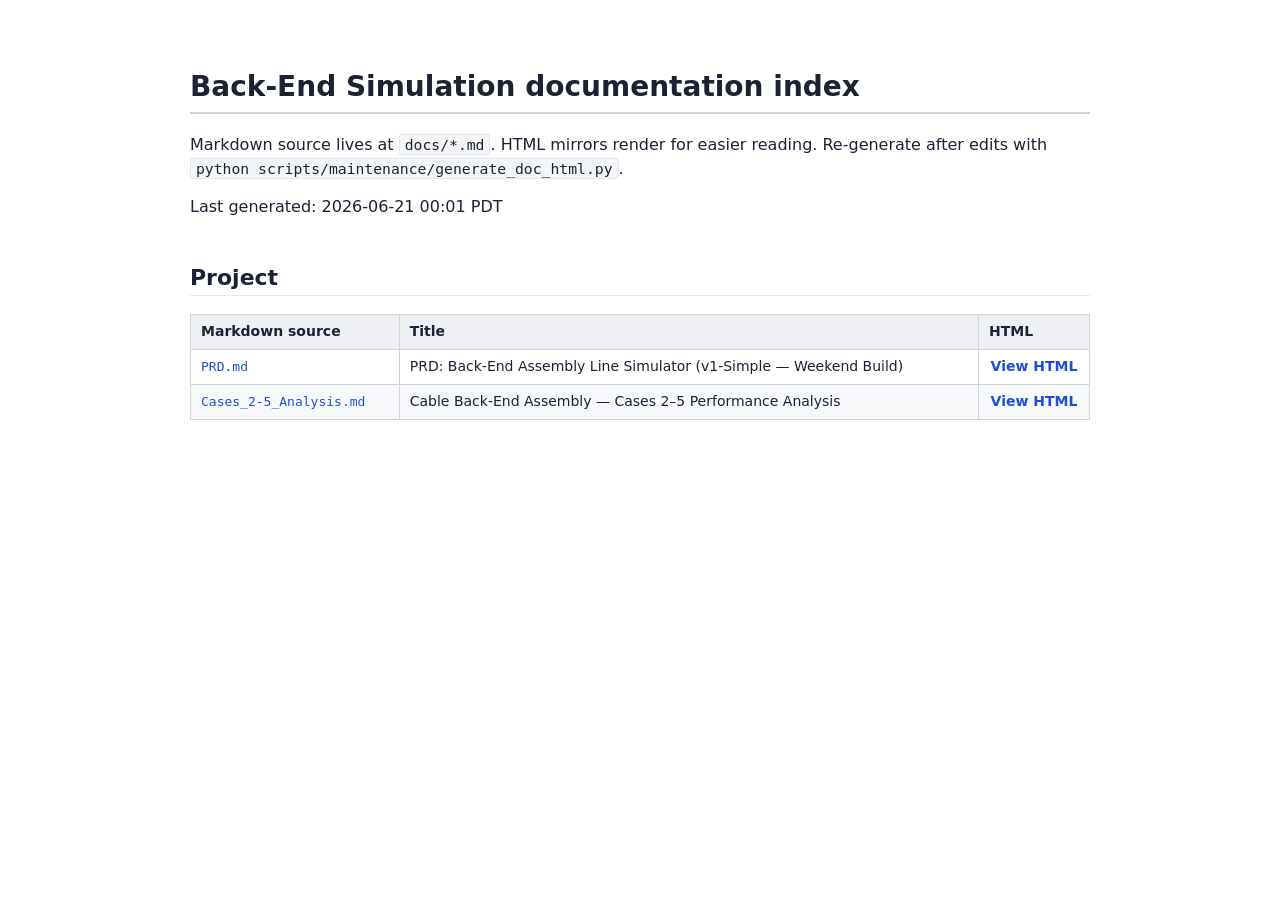
<file: docs/html/index.html>
<!doctype html>
<html lang="en"><head>
<meta charset="utf-8">
<meta name="viewport" content="width=device-width, initial-scale=1">
<title>Back-End Simulation docs index</title>
<style>
body {
  max-width: 900px;
  margin: 0 auto;
  padding: 24px 28px 80px;
  font-family: -apple-system, BlinkMacSystemFont, "Segoe UI", system-ui, sans-serif;
  line-height: 1.55;
  color: #1c2233;
  background: #ffffff;
}
h1, h2, h3, h4 { line-height: 1.25; margin-top: 1.6em; color: #1c2233; }
h1 { font-size: 28px; border-bottom: 2px solid #d0d4dc; padding-bottom: 8px; }
h2 { font-size: 22px; border-bottom: 1px solid #e4e7ec; padding-bottom: 4px; margin-top: 2em; }
h3 { font-size: 18px; }
h4 { font-size: 15px; color: #4a5568; }
p { margin: 0.8em 0; }
a { color: #1d4ed8; text-decoration: none; }
a:hover { text-decoration: underline; }
code {
  font-family: ui-monospace, SFMono-Regular, Menlo, monospace;
  background: #f4f5f7; padding: 1px 5px; border-radius: 3px; font-size: 0.92em;
  color: #1c2233; border: 1px solid #e4e7ec;
}
pre {
  background: #f7f8fa; color: #1c2233; padding: 12px 16px; border-radius: 6px;
  overflow-x: auto; font-size: 13px; line-height: 1.5;
  border: 1px solid #d0d4dc;
}
pre code { background: transparent; padding: 0; color: inherit; border: none; }
.copy-wrap { position: relative; margin: 1em 0; }
.copy-btn {
  position: absolute; top: 6px; right: 8px;
  background: #ffffff; color: #1c2233;
  border: 1px solid #374151; border-radius: 4px;
  font-family: inherit; font-size: 12px; font-weight: 600;
  padding: 4px 10px; cursor: pointer; opacity: 0.85;
  transition: opacity 0.15s, background 0.15s, color 0.15s;
}
.copy-btn:hover { opacity: 1; background: #f0f4ff; }
.copy-btn.copied { background: #1d4ed8; color: #ffffff; border-color: #1d4ed8; }
.copy-btn.failed { background: #fee2e2; color: #7f1d1d; border-color: #7f1d1d; }
.copy-wrap pre { margin: 0; padding-right: 84px; }
@media print {
  .copy-btn { display: none; }
  .copy-wrap pre { padding-right: 16px; }
}
blockquote {
  margin: 1em 0; padding: 8px 16px; background: #eff6ff;
  border-left: 4px solid #1d4ed8; color: #1e3a5f;
}
table { border-collapse: collapse; margin: 1em 0; width: 100%; }
th, td { border: 1px solid #d0d4dc; padding: 6px 10px; text-align: left; }
th { background: #eef0f4; font-weight: 700; color: #1c2233; }
tr:nth-child(even) td { background: #f7f8fa; }
ul, ol { padding-left: 1.6em; margin: 0.6em 0; }
li { margin: 0.2em 0; }
hr { border: none; border-top: 1px solid #d0d4dc; margin: 2em 0; }
.doc-header {
  display: flex; justify-content: space-between; align-items: baseline;
  font-size: 12px; color: #6b7280; padding-bottom: 12px;
  border-bottom: 1px solid #e4e7ec; margin-bottom: 12px;
}
.doc-header a { color: #6b7280; }
.doc-header a:hover { color: #1d4ed8; }
@media print {
  body { padding: 12px 12px 60px; }
  .doc-header { display: none; }
  pre, code { background: #ffffff !important; border-color: #6b7280 !important; }
  th { background: #ffffff !important; border-color: #1c2233 !important; }
  tr:nth-child(even) td { background: #ffffff !important; }
  a { color: #1c2233; text-decoration: underline; }
}

.index-table { font-size: 14px; }
.index-table td.path { font-family: ui-monospace, monospace; font-size: 13px; }
.index-table td.html-col a { font-weight: 700; }
.index-table td.html-col { width: 90px; text-align: center; }
.missing { color: #9ca3af; font-style: italic; }
</style>
</head>
<body>
<h1>Back-End Simulation documentation index</h1>
<p>Markdown source lives at <code>docs/*.md</code>. HTML mirrors render for easier reading.
Re-generate after edits with <code>python scripts/maintenance/generate_doc_html.py</code>.</p>
<p>Last generated: 2026-06-21 00:01 PDT</p>
<h2>Project</h2><table class="index-table"><thead><tr><th>Markdown source</th><th>Title</th><th>HTML</th></tr></thead><tbody><tr><td class='path'><a href="../PRD.md">PRD.md</a></td><td>PRD: Back-End Assembly Line Simulator (v1-Simple — Weekend Build)</td><td class='html-col'><a href="PRD.html">View HTML</a></td></tr><tr><td class='path'><a href="../Cases_2-5_Analysis.md">Cases_2-5_Analysis.md</a></td><td>Cable Back-End Assembly — Cases 2–5 Performance Analysis</td><td class='html-col'><a href="Cases_2-5_Analysis.html">View HTML</a></td></tr></tbody></table>
</body></html>
</file>
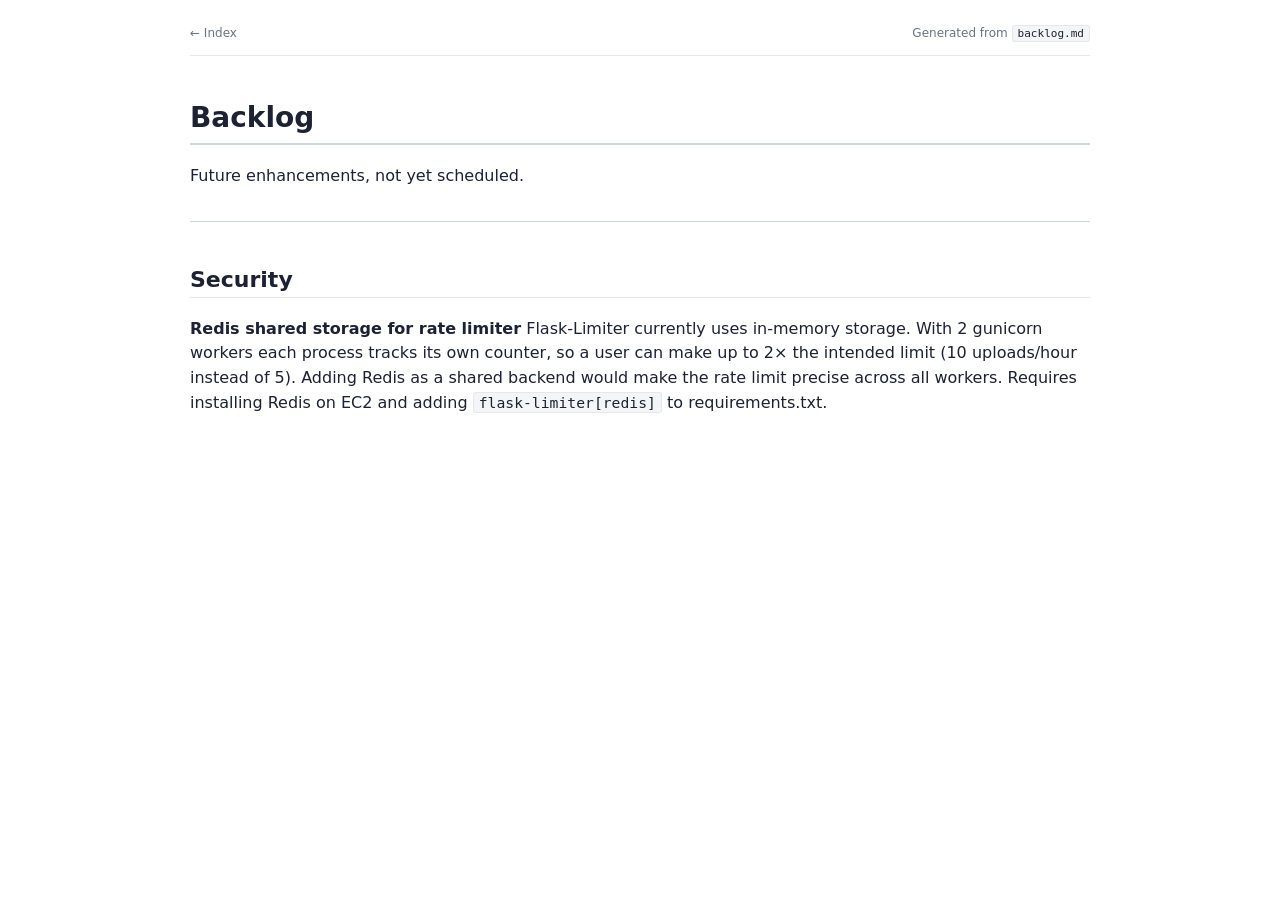
<file: docs/html/backlog.html>
<!doctype html>
<html lang="en"><head>
<meta charset="utf-8">
<meta name="viewport" content="width=device-width, initial-scale=1">
<title>Backlog — Back-End Simulation docs</title>
<style>
body {
  max-width: 900px;
  margin: 0 auto;
  padding: 24px 28px 80px;
  font-family: -apple-system, BlinkMacSystemFont, "Segoe UI", system-ui, sans-serif;
  line-height: 1.55;
  color: #1c2233;
  background: #ffffff;
}
h1, h2, h3, h4 { line-height: 1.25; margin-top: 1.6em; color: #1c2233; }
h1 { font-size: 28px; border-bottom: 2px solid #d0d4dc; padding-bottom: 8px; }
h2 { font-size: 22px; border-bottom: 1px solid #e4e7ec; padding-bottom: 4px; margin-top: 2em; }
h3 { font-size: 18px; }
h4 { font-size: 15px; color: #4a5568; }
p { margin: 0.8em 0; }
a { color: #1d4ed8; text-decoration: none; }
a:hover { text-decoration: underline; }
code {
  font-family: ui-monospace, SFMono-Regular, Menlo, monospace;
  background: #f4f5f7; padding: 1px 5px; border-radius: 3px; font-size: 0.92em;
  color: #1c2233; border: 1px solid #e4e7ec;
}
pre {
  background: #f7f8fa; color: #1c2233; padding: 12px 16px; border-radius: 6px;
  overflow-x: auto; font-size: 13px; line-height: 1.5;
  border: 1px solid #d0d4dc;
}
pre code { background: transparent; padding: 0; color: inherit; border: none; }
.copy-wrap { position: relative; margin: 1em 0; }
.copy-btn {
  position: absolute; top: 6px; right: 8px;
  background: #ffffff; color: #1c2233;
  border: 1px solid #374151; border-radius: 4px;
  font-family: inherit; font-size: 12px; font-weight: 600;
  padding: 4px 10px; cursor: pointer; opacity: 0.85;
  transition: opacity 0.15s, background 0.15s, color 0.15s;
}
.copy-btn:hover { opacity: 1; background: #f0f4ff; }
.copy-btn.copied { background: #1d4ed8; color: #ffffff; border-color: #1d4ed8; }
.copy-btn.failed { background: #fee2e2; color: #7f1d1d; border-color: #7f1d1d; }
.copy-wrap pre { margin: 0; padding-right: 84px; }
@media print {
  .copy-btn { display: none; }
  .copy-wrap pre { padding-right: 16px; }
}
blockquote {
  margin: 1em 0; padding: 8px 16px; background: #eff6ff;
  border-left: 4px solid #1d4ed8; color: #1e3a5f;
}
table { border-collapse: collapse; margin: 1em 0; width: 100%; }
th, td { border: 1px solid #d0d4dc; padding: 6px 10px; text-align: left; }
th { background: #eef0f4; font-weight: 700; color: #1c2233; }
tr:nth-child(even) td { background: #f7f8fa; }
ul, ol { padding-left: 1.6em; margin: 0.6em 0; }
li { margin: 0.2em 0; }
hr { border: none; border-top: 1px solid #d0d4dc; margin: 2em 0; }
.doc-header {
  display: flex; justify-content: space-between; align-items: baseline;
  font-size: 12px; color: #6b7280; padding-bottom: 12px;
  border-bottom: 1px solid #e4e7ec; margin-bottom: 12px;
}
.doc-header a { color: #6b7280; }
.doc-header a:hover { color: #1d4ed8; }
@media print {
  body { padding: 12px 12px 60px; }
  .doc-header { display: none; }
  pre, code { background: #ffffff !important; border-color: #6b7280 !important; }
  th { background: #ffffff !important; border-color: #1c2233 !important; }
  tr:nth-child(even) td { background: #ffffff !important; }
  a { color: #1c2233; text-decoration: underline; }
}
</style>
</head>
<body>
<div class="doc-header">
  <span><a href="index.html">← Index</a></span>
  <span>Generated from <code>backlog.md</code></span>
</div>
<h1>Backlog</h1>
<p>Future enhancements, not yet scheduled.</p>
<hr>
<h2>Security</h2>
<p><strong>Redis shared storage for rate limiter</strong> Flask-Limiter currently uses in-memory storage. With 2 gunicorn workers each process tracks its own counter, so a user can make up to 2× the intended limit (10 uploads/hour instead of 5). Adding Redis as a shared backend would make the rate limit precise across all workers. Requires installing Redis on EC2 and adding <code>flask-limiter[redis]</code> to requirements.txt.</p>
<script>
(function () {
  document.querySelectorAll('pre').forEach(function (pre) {
    if (pre.parentElement && pre.parentElement.classList.contains('copy-wrap')) return;
    var wrap = document.createElement('div');
    wrap.className = 'copy-wrap';
    pre.parentNode.insertBefore(wrap, pre);
    wrap.appendChild(pre);
    var btn = document.createElement('button');
    btn.type = 'button';
    btn.className = 'copy-btn';
    btn.textContent = 'Copy';
    btn.setAttribute('aria-label', 'Copy code to clipboard');
    btn.addEventListener('click', function () {
      var text = pre.innerText.replace(/^\s+|\s+$/g, '');
      var done = function () {
        btn.textContent = 'Copied';
        btn.classList.add('copied');
        setTimeout(function () {
          btn.textContent = 'Copy';
          btn.classList.remove('copied');
        }, 1500);
      };
      var fail = function () {
        btn.textContent = 'Select manually';
        btn.classList.add('failed');
        setTimeout(function () {
          btn.textContent = 'Copy';
          btn.classList.remove('failed');
        }, 2500);
      };
      if (navigator.clipboard && navigator.clipboard.writeText) {
        navigator.clipboard.writeText(text).then(done, fail);
      } else {
        try {
          var ta = document.createElement('textarea');
          ta.value = text;
          ta.setAttribute('readonly', '');
          ta.style.position = 'absolute';
          ta.style.left = '-9999px';
          document.body.appendChild(ta);
          ta.select();
          var ok = document.execCommand('copy');
          document.body.removeChild(ta);
          ok ? done() : fail();
        } catch (e) { fail(); }
      }
    });
    wrap.appendChild(btn);
  });
})();
</script>
</body></html>
</file>
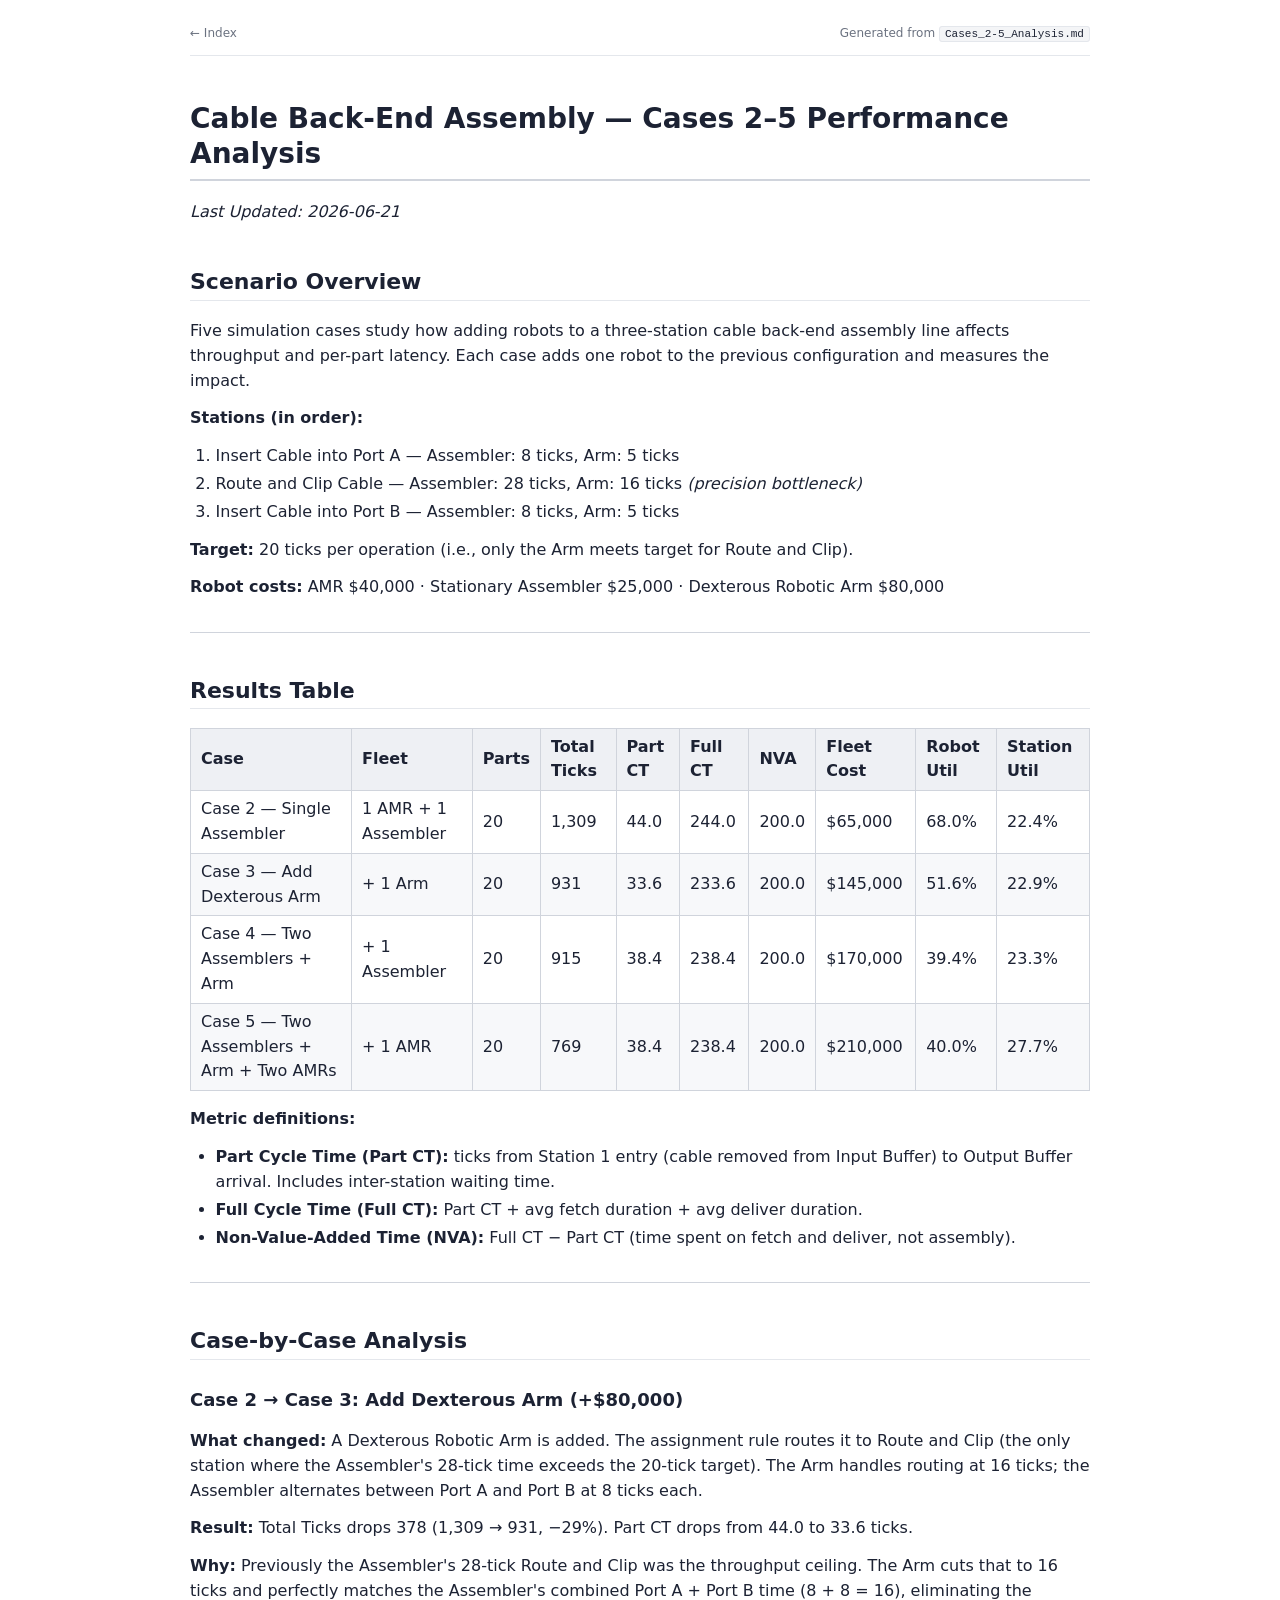
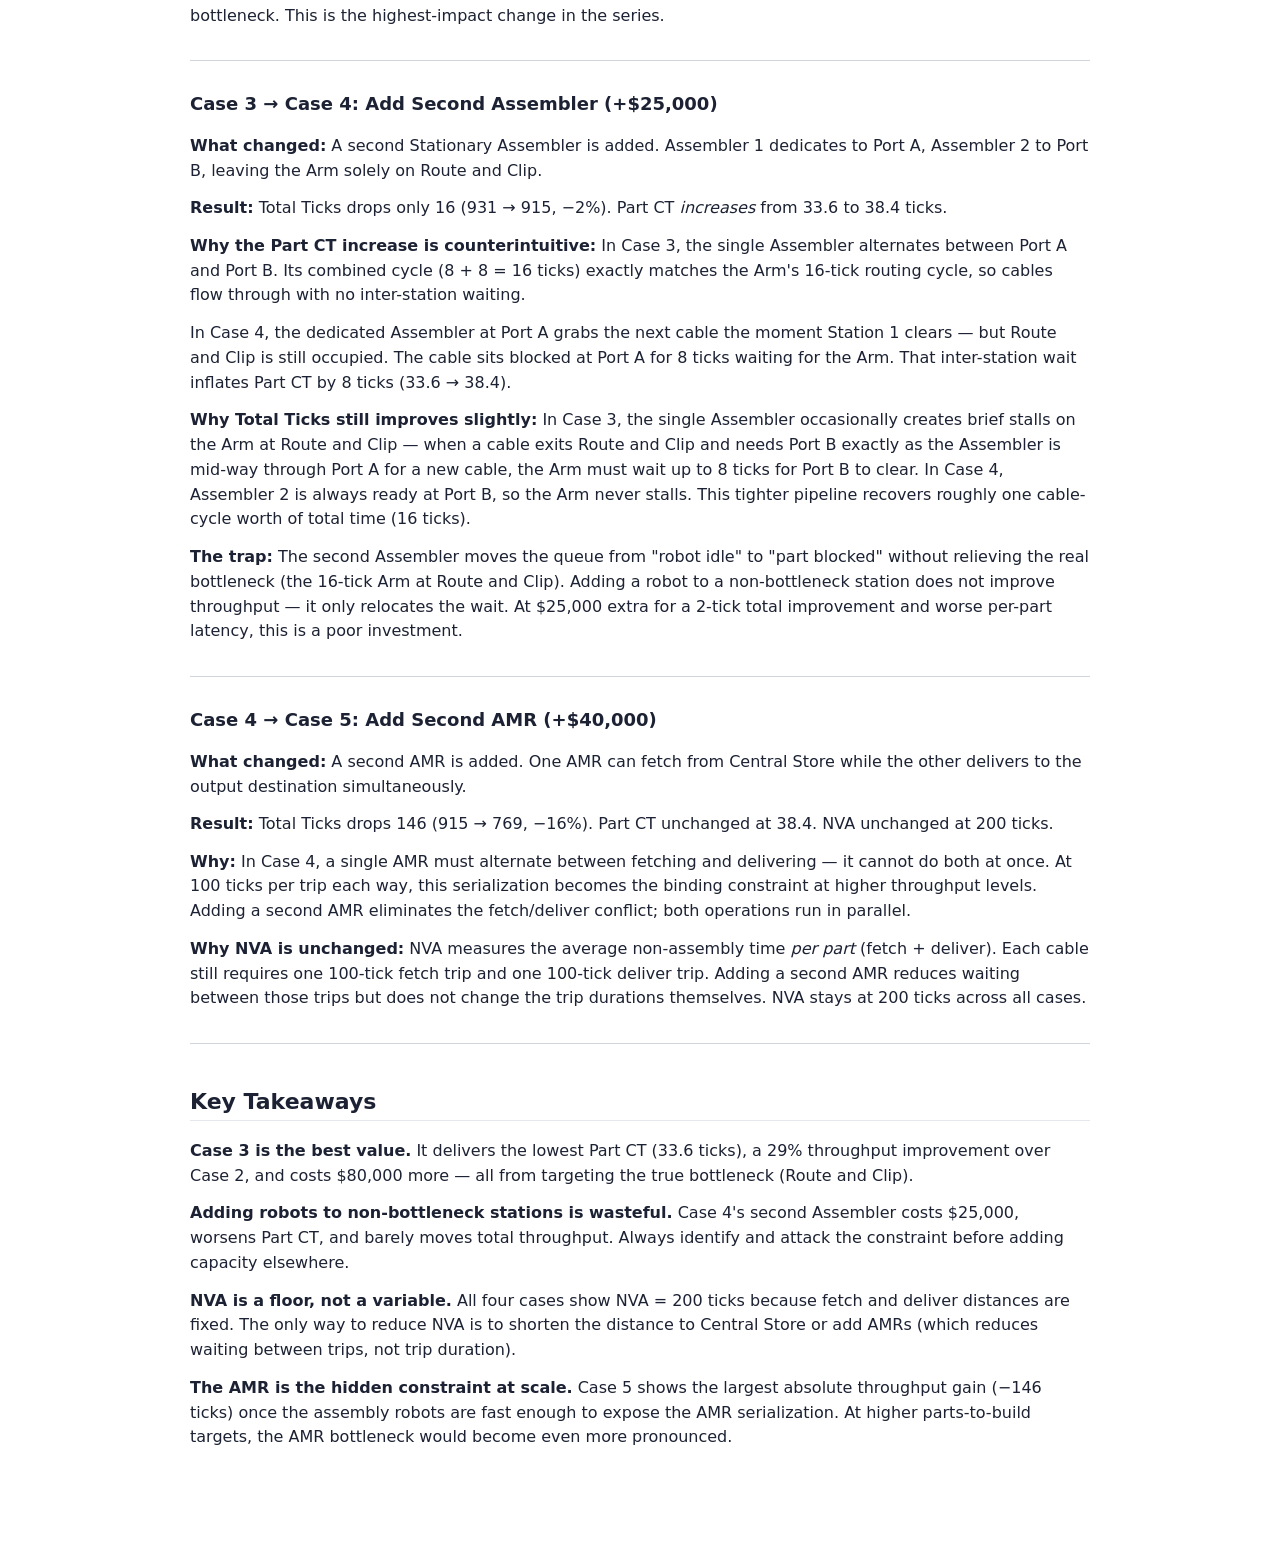
<file: docs/html/Cases_2-5_Analysis.html>
<!doctype html>
<html lang="en"><head>
<meta charset="utf-8">
<meta name="viewport" content="width=device-width, initial-scale=1">
<title>Cable Back-End Assembly — Cases 2–5 Performance Analysis — Back-End Simulation docs</title>
<style>
body {
  max-width: 900px;
  margin: 0 auto;
  padding: 24px 28px 80px;
  font-family: -apple-system, BlinkMacSystemFont, "Segoe UI", system-ui, sans-serif;
  line-height: 1.55;
  color: #1c2233;
  background: #ffffff;
}
h1, h2, h3, h4 { line-height: 1.25; margin-top: 1.6em; color: #1c2233; }
h1 { font-size: 28px; border-bottom: 2px solid #d0d4dc; padding-bottom: 8px; }
h2 { font-size: 22px; border-bottom: 1px solid #e4e7ec; padding-bottom: 4px; margin-top: 2em; }
h3 { font-size: 18px; }
h4 { font-size: 15px; color: #4a5568; }
p { margin: 0.8em 0; }
a { color: #1d4ed8; text-decoration: none; }
a:hover { text-decoration: underline; }
code {
  font-family: ui-monospace, SFMono-Regular, Menlo, monospace;
  background: #f4f5f7; padding: 1px 5px; border-radius: 3px; font-size: 0.92em;
  color: #1c2233; border: 1px solid #e4e7ec;
}
pre {
  background: #f7f8fa; color: #1c2233; padding: 12px 16px; border-radius: 6px;
  overflow-x: auto; font-size: 13px; line-height: 1.5;
  border: 1px solid #d0d4dc;
}
pre code { background: transparent; padding: 0; color: inherit; border: none; }
.copy-wrap { position: relative; margin: 1em 0; }
.copy-btn {
  position: absolute; top: 6px; right: 8px;
  background: #ffffff; color: #1c2233;
  border: 1px solid #374151; border-radius: 4px;
  font-family: inherit; font-size: 12px; font-weight: 600;
  padding: 4px 10px; cursor: pointer; opacity: 0.85;
  transition: opacity 0.15s, background 0.15s, color 0.15s;
}
.copy-btn:hover { opacity: 1; background: #f0f4ff; }
.copy-btn.copied { background: #1d4ed8; color: #ffffff; border-color: #1d4ed8; }
.copy-btn.failed { background: #fee2e2; color: #7f1d1d; border-color: #7f1d1d; }
.copy-wrap pre { margin: 0; padding-right: 84px; }
@media print {
  .copy-btn { display: none; }
  .copy-wrap pre { padding-right: 16px; }
}
blockquote {
  margin: 1em 0; padding: 8px 16px; background: #eff6ff;
  border-left: 4px solid #1d4ed8; color: #1e3a5f;
}
table { border-collapse: collapse; margin: 1em 0; width: 100%; }
th, td { border: 1px solid #d0d4dc; padding: 6px 10px; text-align: left; }
th { background: #eef0f4; font-weight: 700; color: #1c2233; }
tr:nth-child(even) td { background: #f7f8fa; }
ul, ol { padding-left: 1.6em; margin: 0.6em 0; }
li { margin: 0.2em 0; }
hr { border: none; border-top: 1px solid #d0d4dc; margin: 2em 0; }
.doc-header {
  display: flex; justify-content: space-between; align-items: baseline;
  font-size: 12px; color: #6b7280; padding-bottom: 12px;
  border-bottom: 1px solid #e4e7ec; margin-bottom: 12px;
}
.doc-header a { color: #6b7280; }
.doc-header a:hover { color: #1d4ed8; }
@media print {
  body { padding: 12px 12px 60px; }
  .doc-header { display: none; }
  pre, code { background: #ffffff !important; border-color: #6b7280 !important; }
  th { background: #ffffff !important; border-color: #1c2233 !important; }
  tr:nth-child(even) td { background: #ffffff !important; }
  a { color: #1c2233; text-decoration: underline; }
}
</style>
</head>
<body>
<div class="doc-header">
  <span><a href="index.html">← Index</a></span>
  <span>Generated from <code>Cases_2-5_Analysis.md</code></span>
</div>
<h1>Cable Back-End Assembly — Cases 2–5 Performance Analysis</h1>
<p><em>Last Updated: 2026-06-21</em></p>
<h2>Scenario Overview</h2>
<p>Five simulation cases study how adding robots to a three-station cable back-end assembly line affects throughput and per-part latency. Each case adds one robot to the previous configuration and measures the impact.</p>
<p><strong>Stations (in order):</strong></p>
<ol>
<li>Insert Cable into Port A — Assembler: 8 ticks, Arm: 5 ticks</li>
<li>Route and Clip Cable — Assembler: 28 ticks, Arm: 16 ticks <em>(precision bottleneck)</em></li>
<li>Insert Cable into Port B — Assembler: 8 ticks, Arm: 5 ticks</li>
</ol>
<p><strong>Target:</strong> 20 ticks per operation (i.e., only the Arm meets target for Route and Clip).</p>
<p><strong>Robot costs:</strong> AMR $40,000 · Stationary Assembler $25,000 · Dexterous Robotic Arm $80,000</p>
<hr>
<h2>Results Table</h2>
<table><thead><tr><th>Case</th><th>Fleet</th><th>Parts</th><th>Total Ticks</th><th>Part CT</th><th>Full CT</th><th>NVA</th><th>Fleet Cost</th><th>Robot Util</th><th>Station Util</th></tr></thead><tbody><tr><td>Case 2 — Single Assembler</td><td>1 AMR + 1 Assembler</td><td>20</td><td>1,309</td><td>44.0</td><td>244.0</td><td>200.0</td><td>$65,000</td><td>68.0%</td><td>22.4%</td></tr><tr><td>Case 3 — Add Dexterous Arm</td><td>+ 1 Arm</td><td>20</td><td>931</td><td>33.6</td><td>233.6</td><td>200.0</td><td>$145,000</td><td>51.6%</td><td>22.9%</td></tr><tr><td>Case 4 — Two Assemblers + Arm</td><td>+ 1 Assembler</td><td>20</td><td>915</td><td>38.4</td><td>238.4</td><td>200.0</td><td>$170,000</td><td>39.4%</td><td>23.3%</td></tr><tr><td>Case 5 — Two Assemblers + Arm + Two AMRs</td><td>+ 1 AMR</td><td>20</td><td>769</td><td>38.4</td><td>238.4</td><td>200.0</td><td>$210,000</td><td>40.0%</td><td>27.7%</td></tr></tbody></table>
<p><strong>Metric definitions:</strong></p>
<ul>
<li><strong>Part Cycle Time (Part CT):</strong> ticks from Station 1 entry (cable removed from Input Buffer) to Output Buffer arrival. Includes inter-station waiting time.</li>
<li><strong>Full Cycle Time (Full CT):</strong> Part CT + avg fetch duration + avg deliver duration.</li>
<li><strong>Non-Value-Added Time (NVA):</strong> Full CT − Part CT (time spent on fetch and deliver, not assembly).</li>
</ul>
<hr>
<h2>Case-by-Case Analysis</h2>
<h3>Case 2 → Case 3: Add Dexterous Arm (+$80,000)</h3>
<p><strong>What changed:</strong> A Dexterous Robotic Arm is added. The assignment rule routes it to Route and Clip (the only station where the Assembler's 28-tick time exceeds the 20-tick target). The Arm handles routing at 16 ticks; the Assembler alternates between Port A and Port B at 8 ticks each.</p>
<p><strong>Result:</strong> Total Ticks drops 378 (1,309 → 931, −29%). Part CT drops from 44.0 to 33.6 ticks.</p>
<p><strong>Why:</strong> Previously the Assembler's 28-tick Route and Clip was the throughput ceiling. The Arm cuts that to 16 ticks and perfectly matches the Assembler's combined Port A + Port B time (8 + 8 = 16), eliminating the bottleneck. This is the highest-impact change in the series.</p>
<hr>
<h3>Case 3 → Case 4: Add Second Assembler (+$25,000)</h3>
<p><strong>What changed:</strong> A second Stationary Assembler is added. Assembler 1 dedicates to Port A, Assembler 2 to Port B, leaving the Arm solely on Route and Clip.</p>
<p><strong>Result:</strong> Total Ticks drops only 16 (931 → 915, −2%). Part CT <em>increases</em> from 33.6 to 38.4 ticks.</p>
<p><strong>Why the Part CT increase is counterintuitive:</strong> In Case 3, the single Assembler alternates between Port A and Port B. Its combined cycle (8 + 8 = 16 ticks) exactly matches the Arm's 16-tick routing cycle, so cables flow through with no inter-station waiting.</p>
<p>In Case 4, the dedicated Assembler at Port A grabs the next cable the moment Station 1 clears — but Route and Clip is still occupied. The cable sits blocked at Port A for 8 ticks waiting for the Arm. That inter-station wait inflates Part CT by 8 ticks (33.6 → 38.4).</p>
<p><strong>Why Total Ticks still improves slightly:</strong> In Case 3, the single Assembler occasionally creates brief stalls on the Arm at Route and Clip — when a cable exits Route and Clip and needs Port B exactly as the Assembler is mid-way through Port A for a new cable, the Arm must wait up to 8 ticks for Port B to clear. In Case 4, Assembler 2 is always ready at Port B, so the Arm never stalls. This tighter pipeline recovers roughly one cable-cycle worth of total time (16 ticks).</p>
<p><strong>The trap:</strong> The second Assembler moves the queue from "robot idle" to "part blocked" without relieving the real bottleneck (the 16-tick Arm at Route and Clip). Adding a robot to a non-bottleneck station does not improve throughput — it only relocates the wait. At $25,000 extra for a 2-tick total improvement and worse per-part latency, this is a poor investment.</p>
<hr>
<h3>Case 4 → Case 5: Add Second AMR (+$40,000)</h3>
<p><strong>What changed:</strong> A second AMR is added. One AMR can fetch from Central Store while the other delivers to the output destination simultaneously.</p>
<p><strong>Result:</strong> Total Ticks drops 146 (915 → 769, −16%). Part CT unchanged at 38.4. NVA unchanged at 200 ticks.</p>
<p><strong>Why:</strong> In Case 4, a single AMR must alternate between fetching and delivering — it cannot do both at once. At 100 ticks per trip each way, this serialization becomes the binding constraint at higher throughput levels. Adding a second AMR eliminates the fetch/deliver conflict; both operations run in parallel.</p>
<p><strong>Why NVA is unchanged:</strong> NVA measures the average non-assembly time <em>per part</em> (fetch + deliver). Each cable still requires one 100-tick fetch trip and one 100-tick deliver trip. Adding a second AMR reduces waiting between those trips but does not change the trip durations themselves. NVA stays at 200 ticks across all cases.</p>
<hr>
<h2>Key Takeaways</h2>
<p><strong>Case 3 is the best value.</strong> It delivers the lowest Part CT (33.6 ticks), a 29% throughput improvement over Case 2, and costs $80,000 more — all from targeting the true bottleneck (Route and Clip).</p>
<p><strong>Adding robots to non-bottleneck stations is wasteful.</strong> Case 4's second Assembler costs $25,000, worsens Part CT, and barely moves total throughput. Always identify and attack the constraint before adding capacity elsewhere.</p>
<p><strong>NVA is a floor, not a variable.</strong> All four cases show NVA = 200 ticks because fetch and deliver distances are fixed. The only way to reduce NVA is to shorten the distance to Central Store or add AMRs (which reduces waiting between trips, not trip duration).</p>
<p><strong>The AMR is the hidden constraint at scale.</strong> Case 5 shows the largest absolute throughput gain (−146 ticks) once the assembly robots are fast enough to expose the AMR serialization. At higher parts-to-build targets, the AMR bottleneck would become even more pronounced.</p>
<script>
(function () {
  document.querySelectorAll('pre').forEach(function (pre) {
    if (pre.parentElement && pre.parentElement.classList.contains('copy-wrap')) return;
    var wrap = document.createElement('div');
    wrap.className = 'copy-wrap';
    pre.parentNode.insertBefore(wrap, pre);
    wrap.appendChild(pre);
    var btn = document.createElement('button');
    btn.type = 'button';
    btn.className = 'copy-btn';
    btn.textContent = 'Copy';
    btn.setAttribute('aria-label', 'Copy code to clipboard');
    btn.addEventListener('click', function () {
      var text = pre.innerText.replace(/^\s+|\s+$/g, '');
      var done = function () {
        btn.textContent = 'Copied';
        btn.classList.add('copied');
        setTimeout(function () {
          btn.textContent = 'Copy';
          btn.classList.remove('copied');
        }, 1500);
      };
      var fail = function () {
        btn.textContent = 'Select manually';
        btn.classList.add('failed');
        setTimeout(function () {
          btn.textContent = 'Copy';
          btn.classList.remove('failed');
        }, 2500);
      };
      if (navigator.clipboard && navigator.clipboard.writeText) {
        navigator.clipboard.writeText(text).then(done, fail);
      } else {
        try {
          var ta = document.createElement('textarea');
          ta.value = text;
          ta.setAttribute('readonly', '');
          ta.style.position = 'absolute';
          ta.style.left = '-9999px';
          document.body.appendChild(ta);
          ta.select();
          var ok = document.execCommand('copy');
          document.body.removeChild(ta);
          ok ? done() : fail();
        } catch (e) { fail(); }
      }
    });
    wrap.appendChild(btn);
  });
})();
</script>
</body></html>
</file>
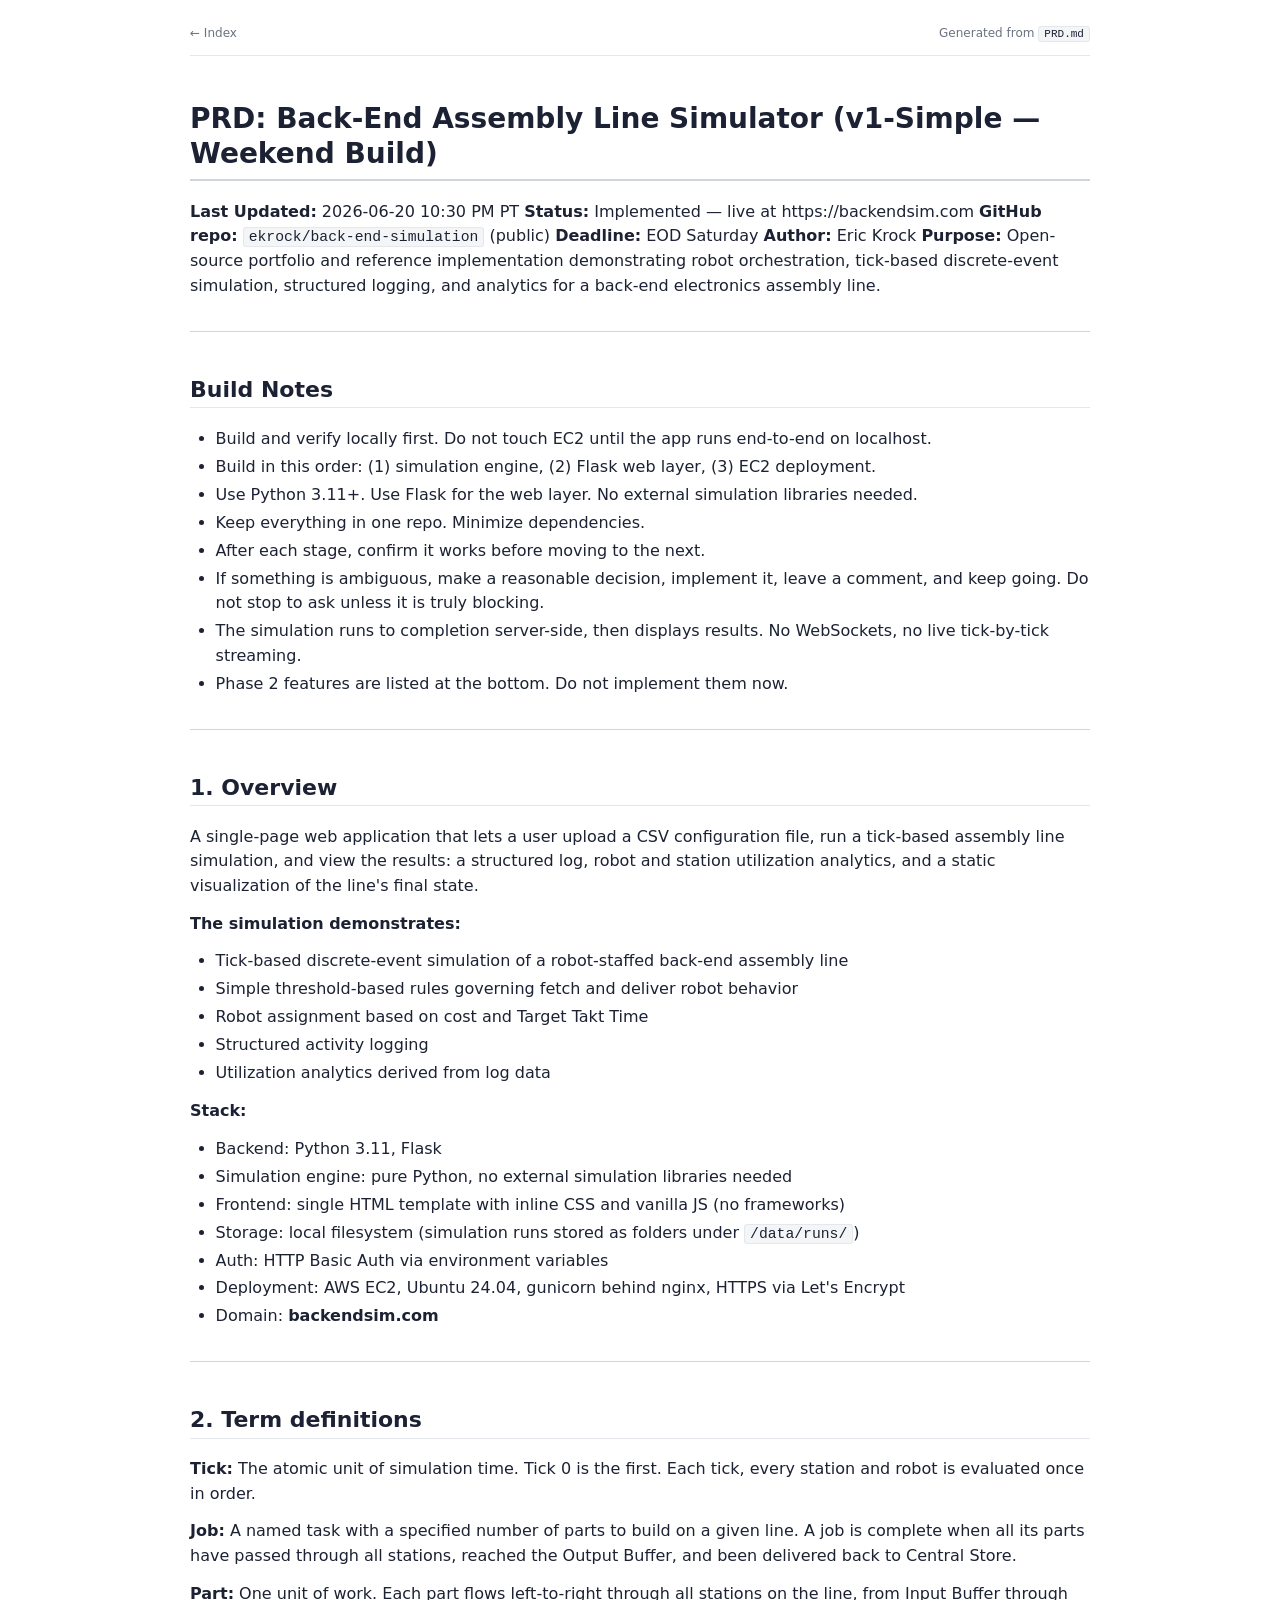
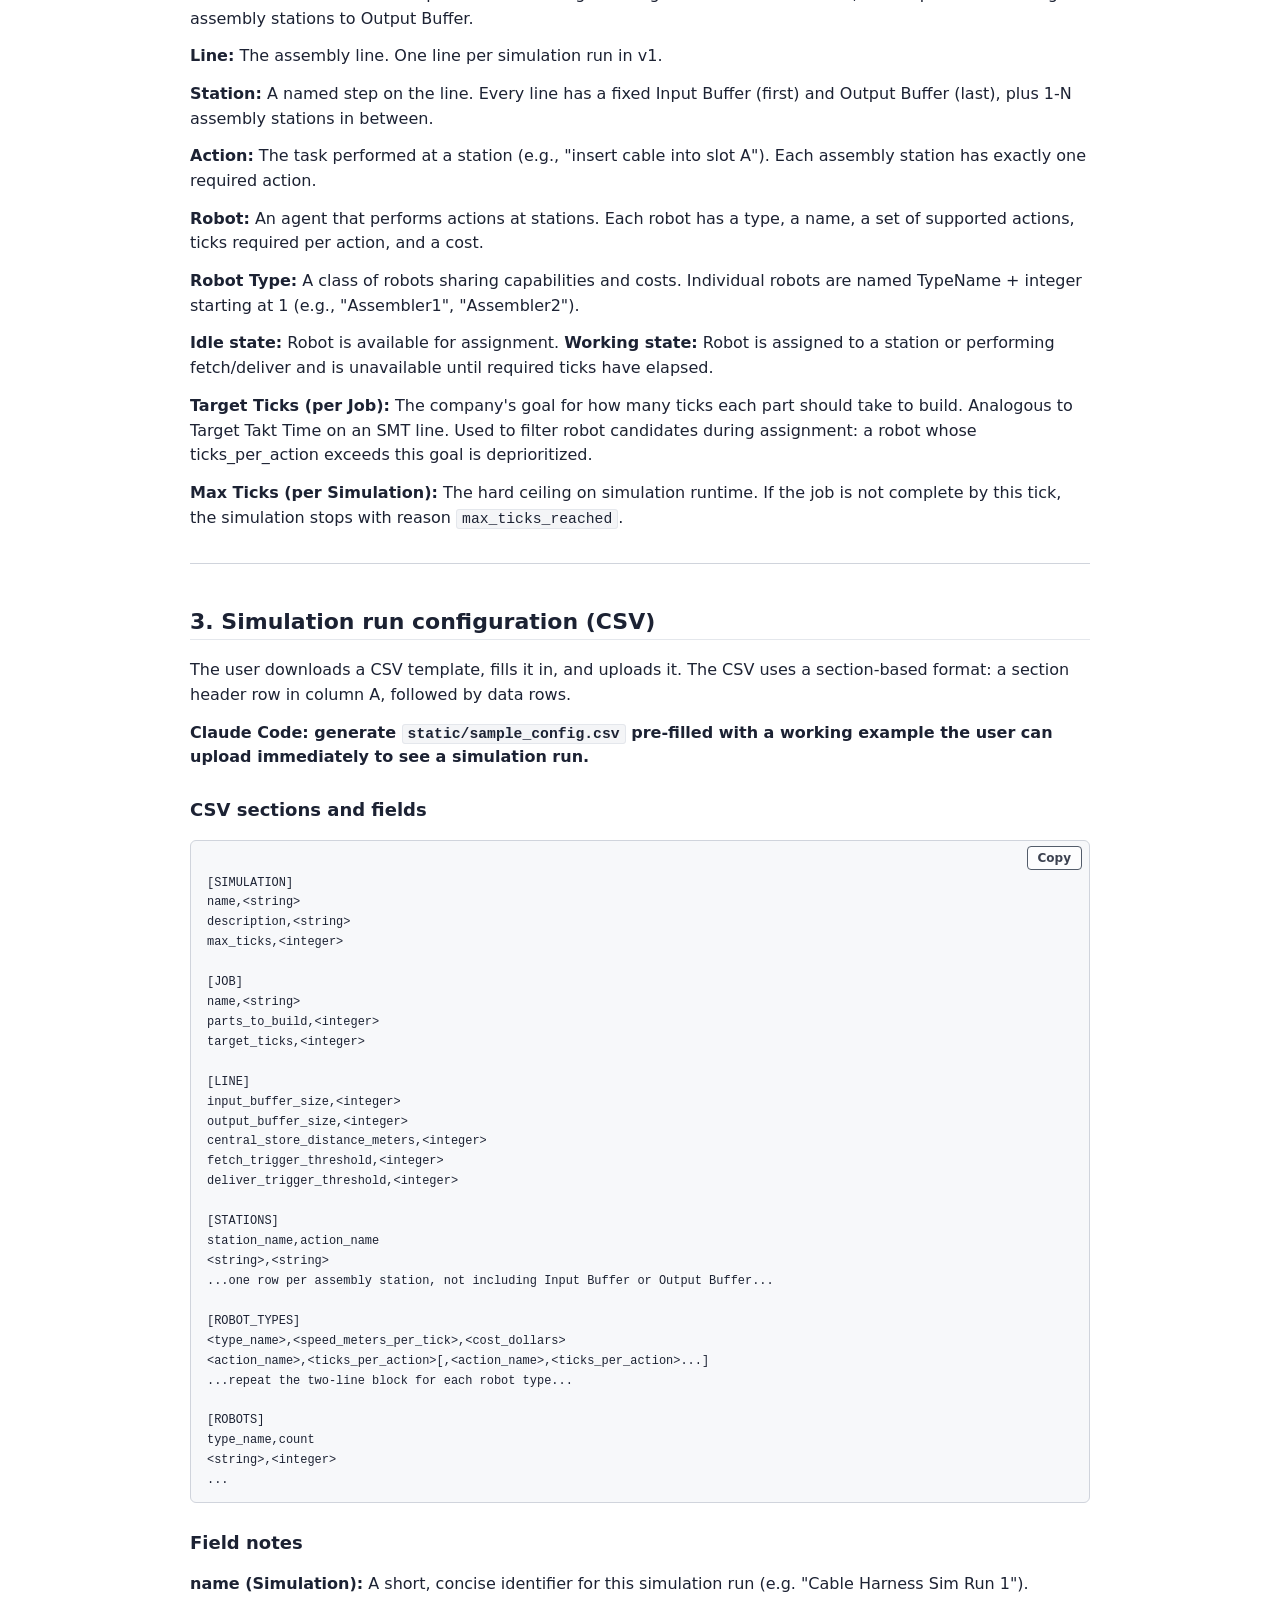
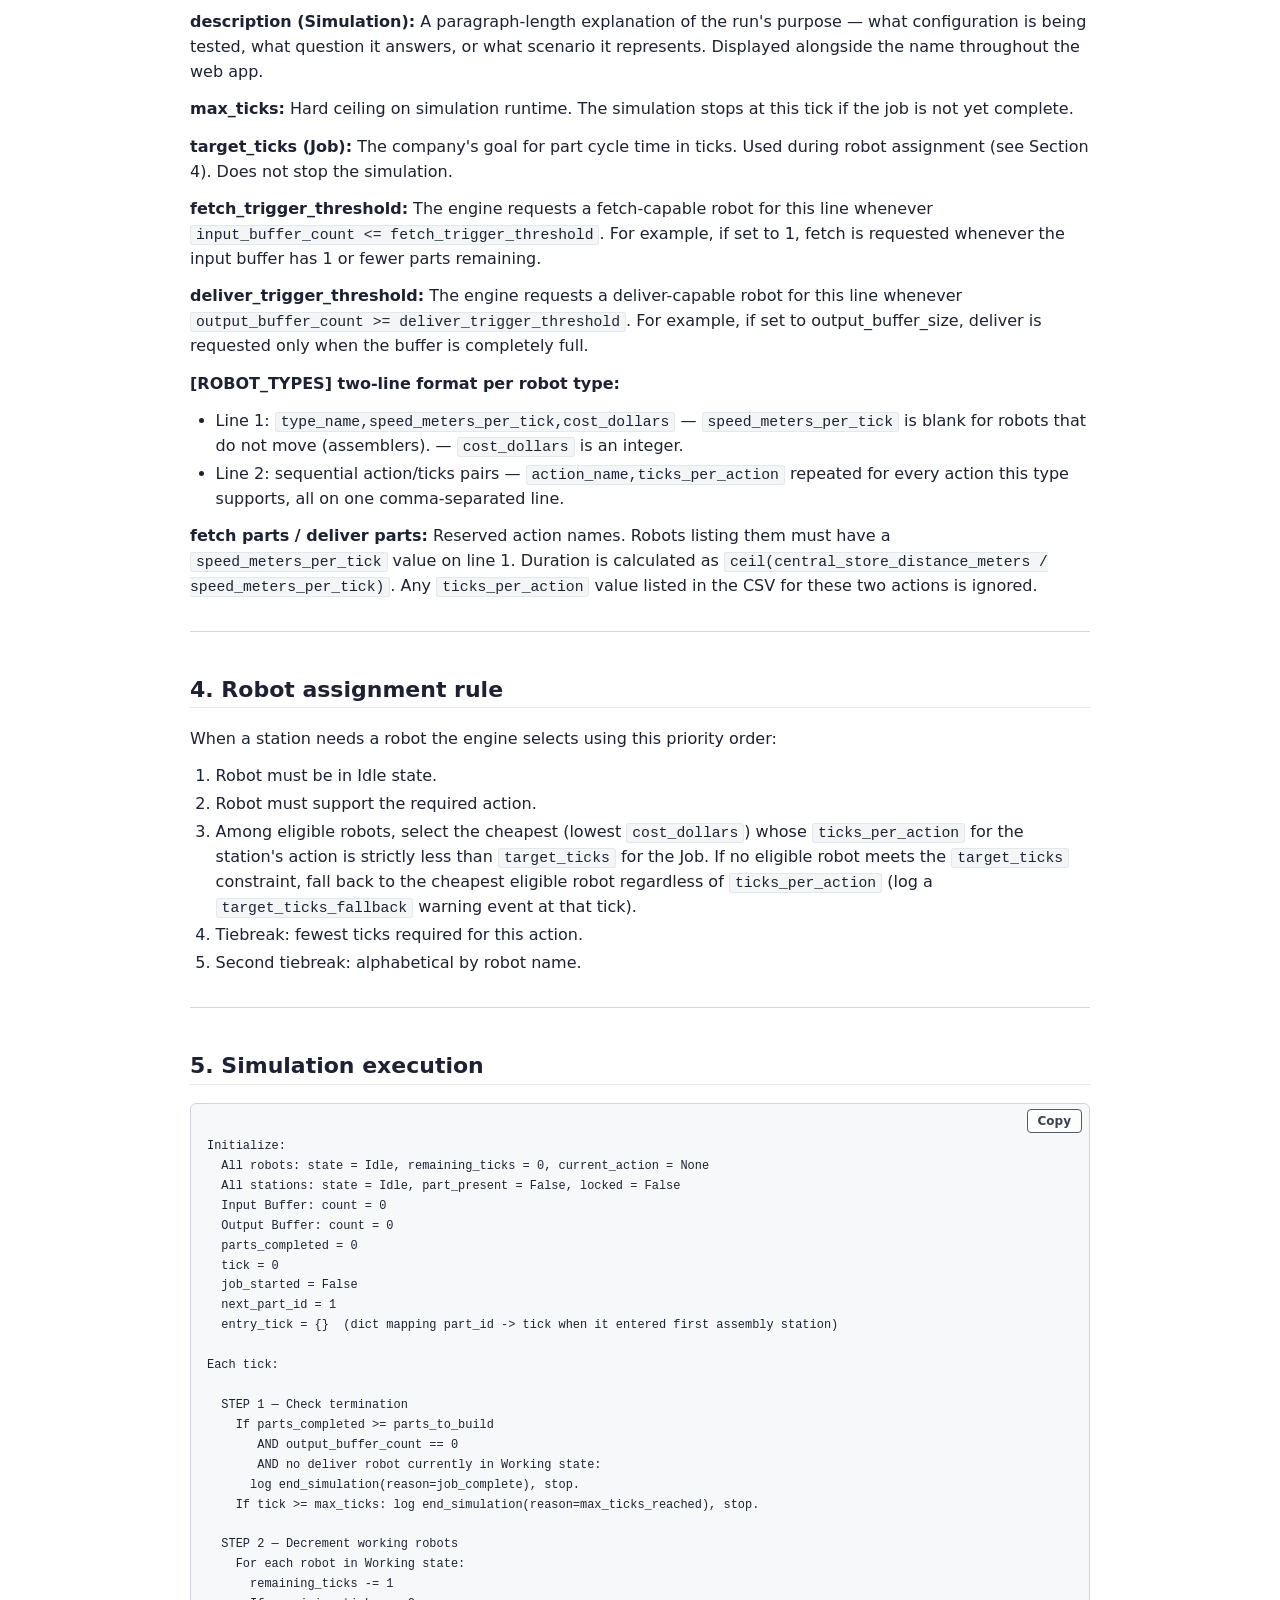
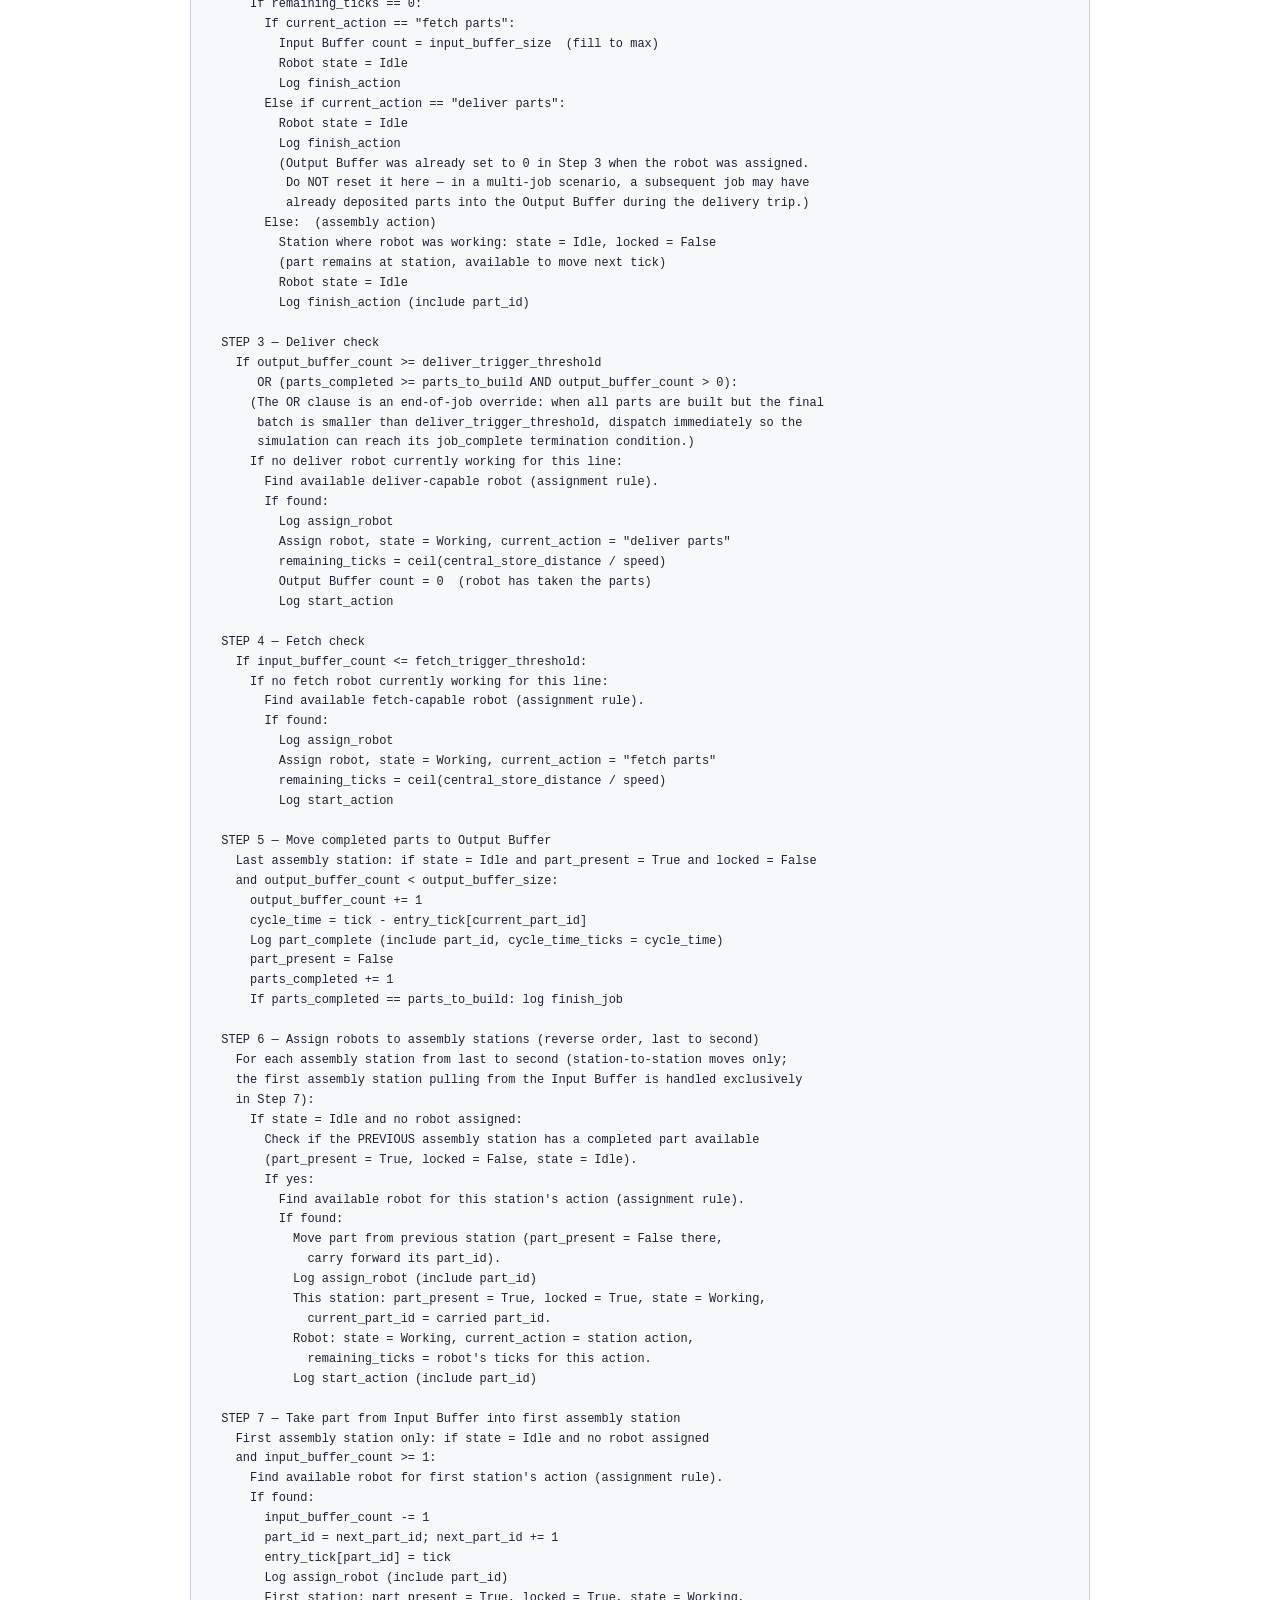
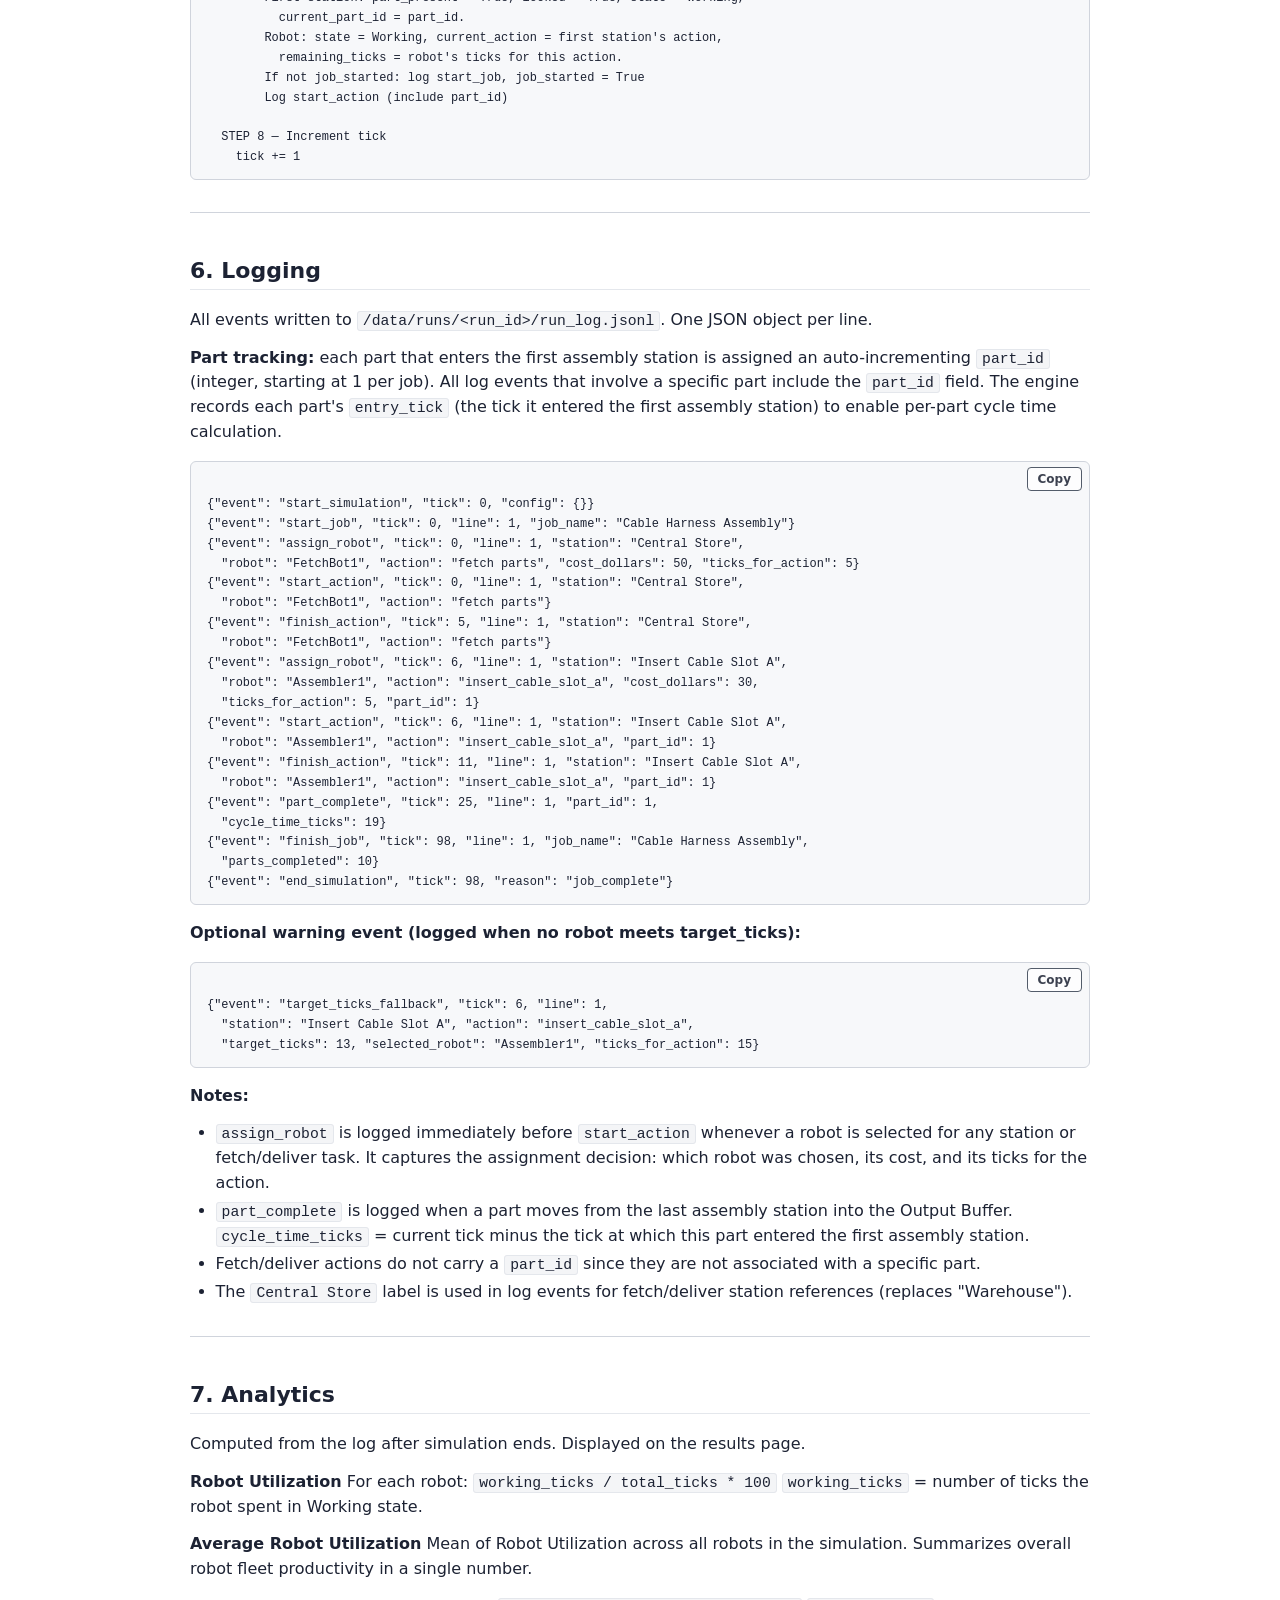
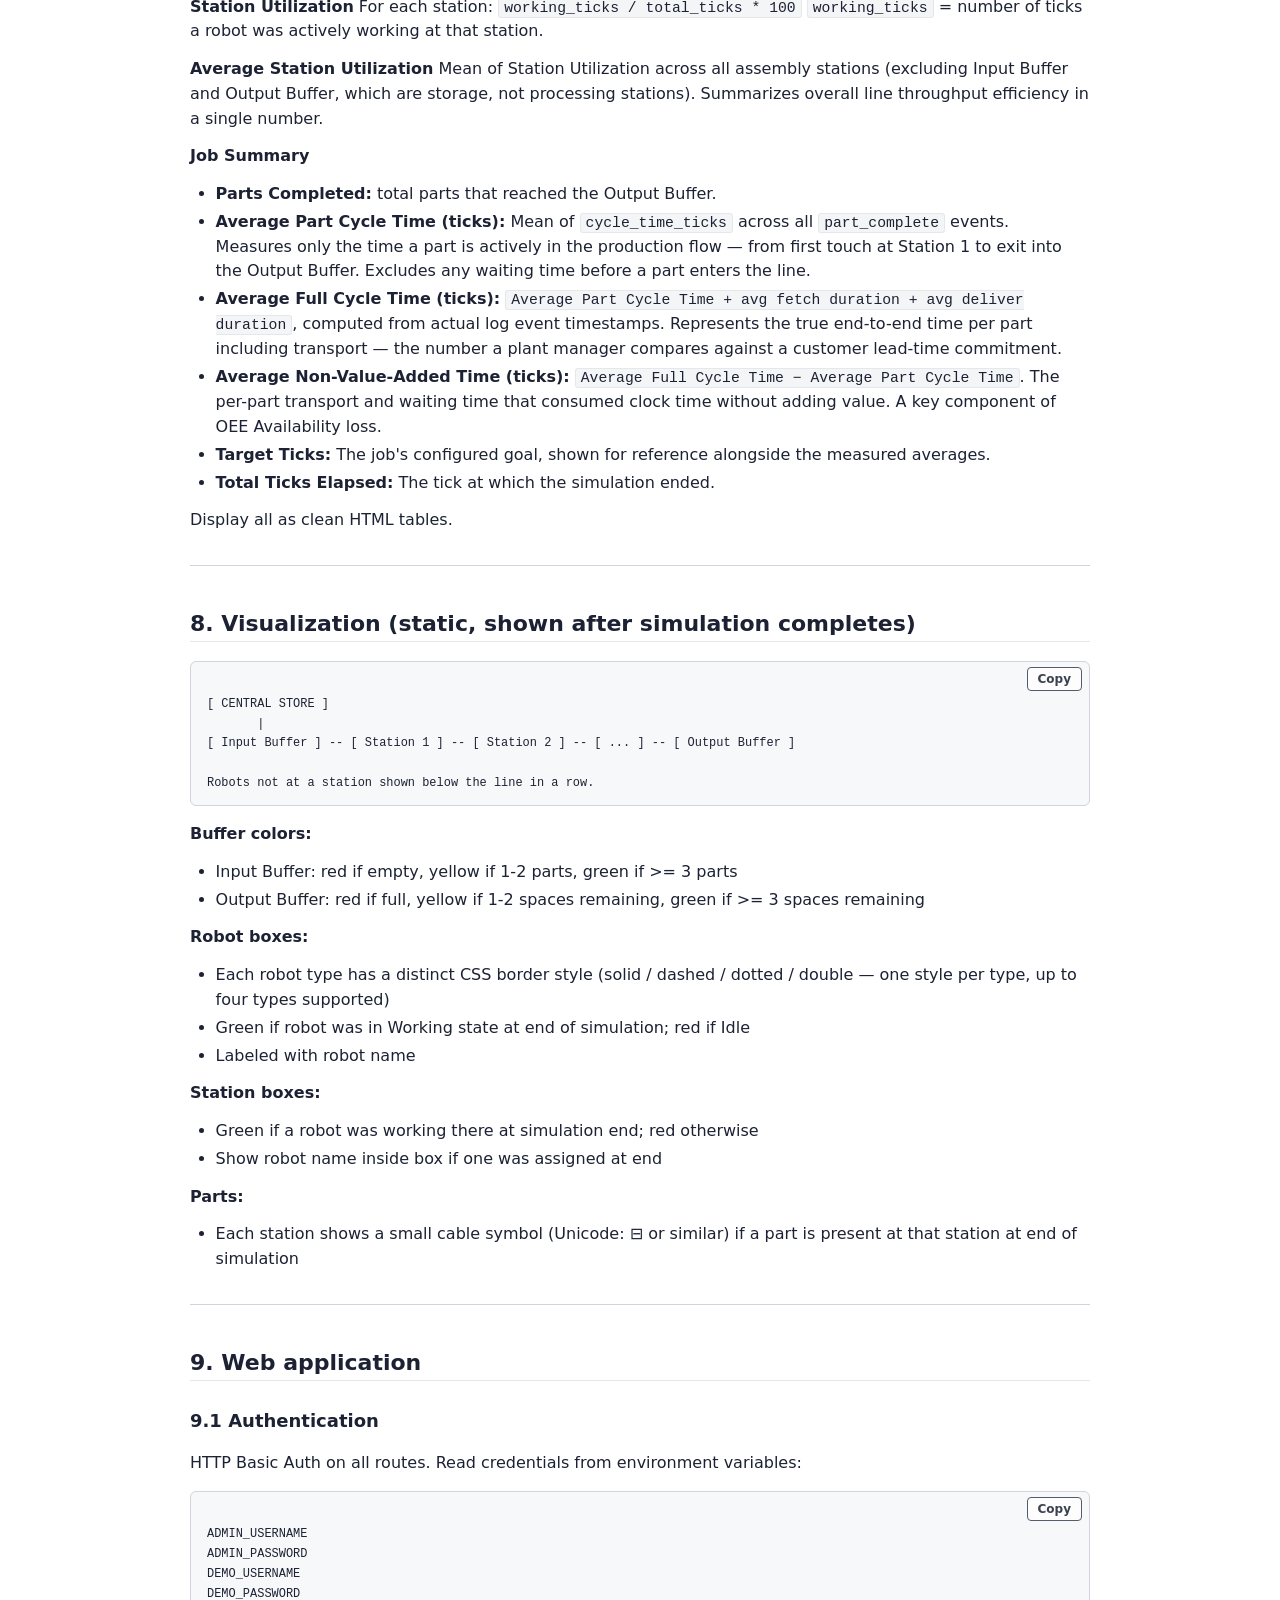
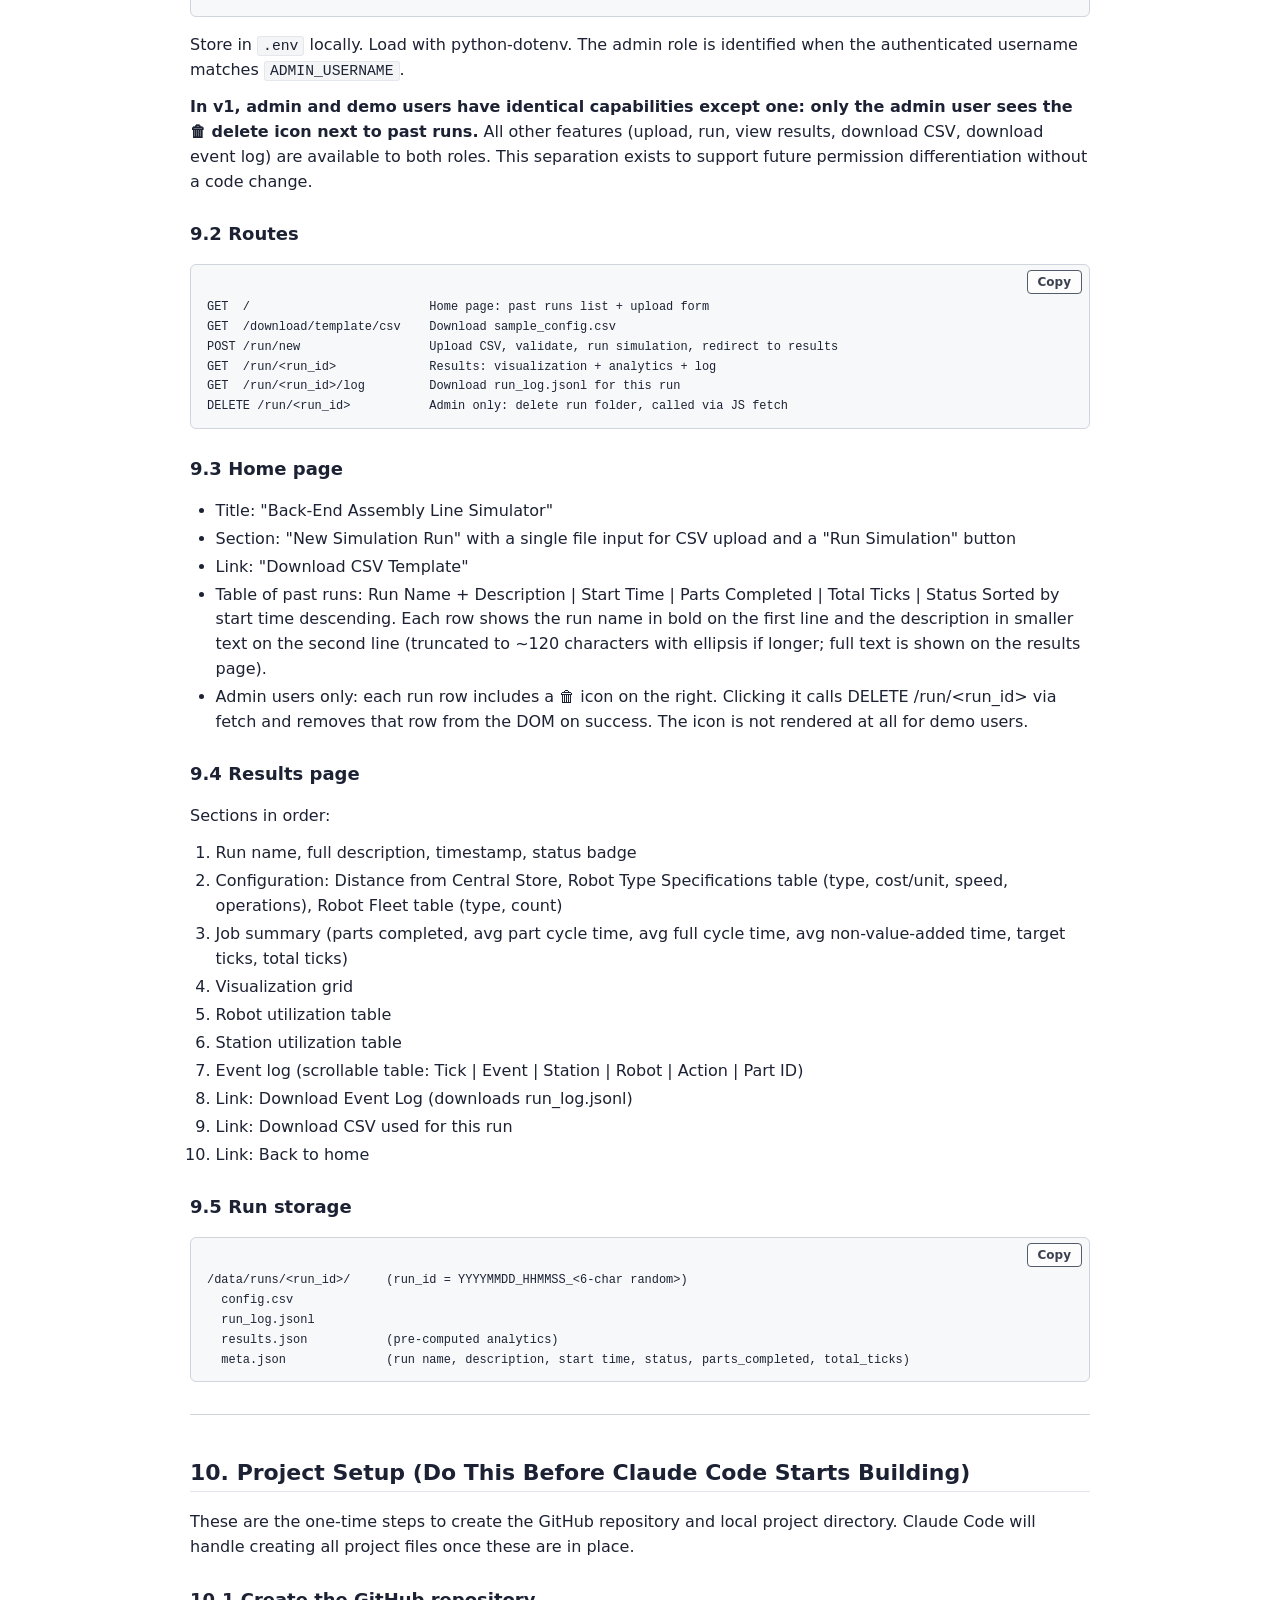
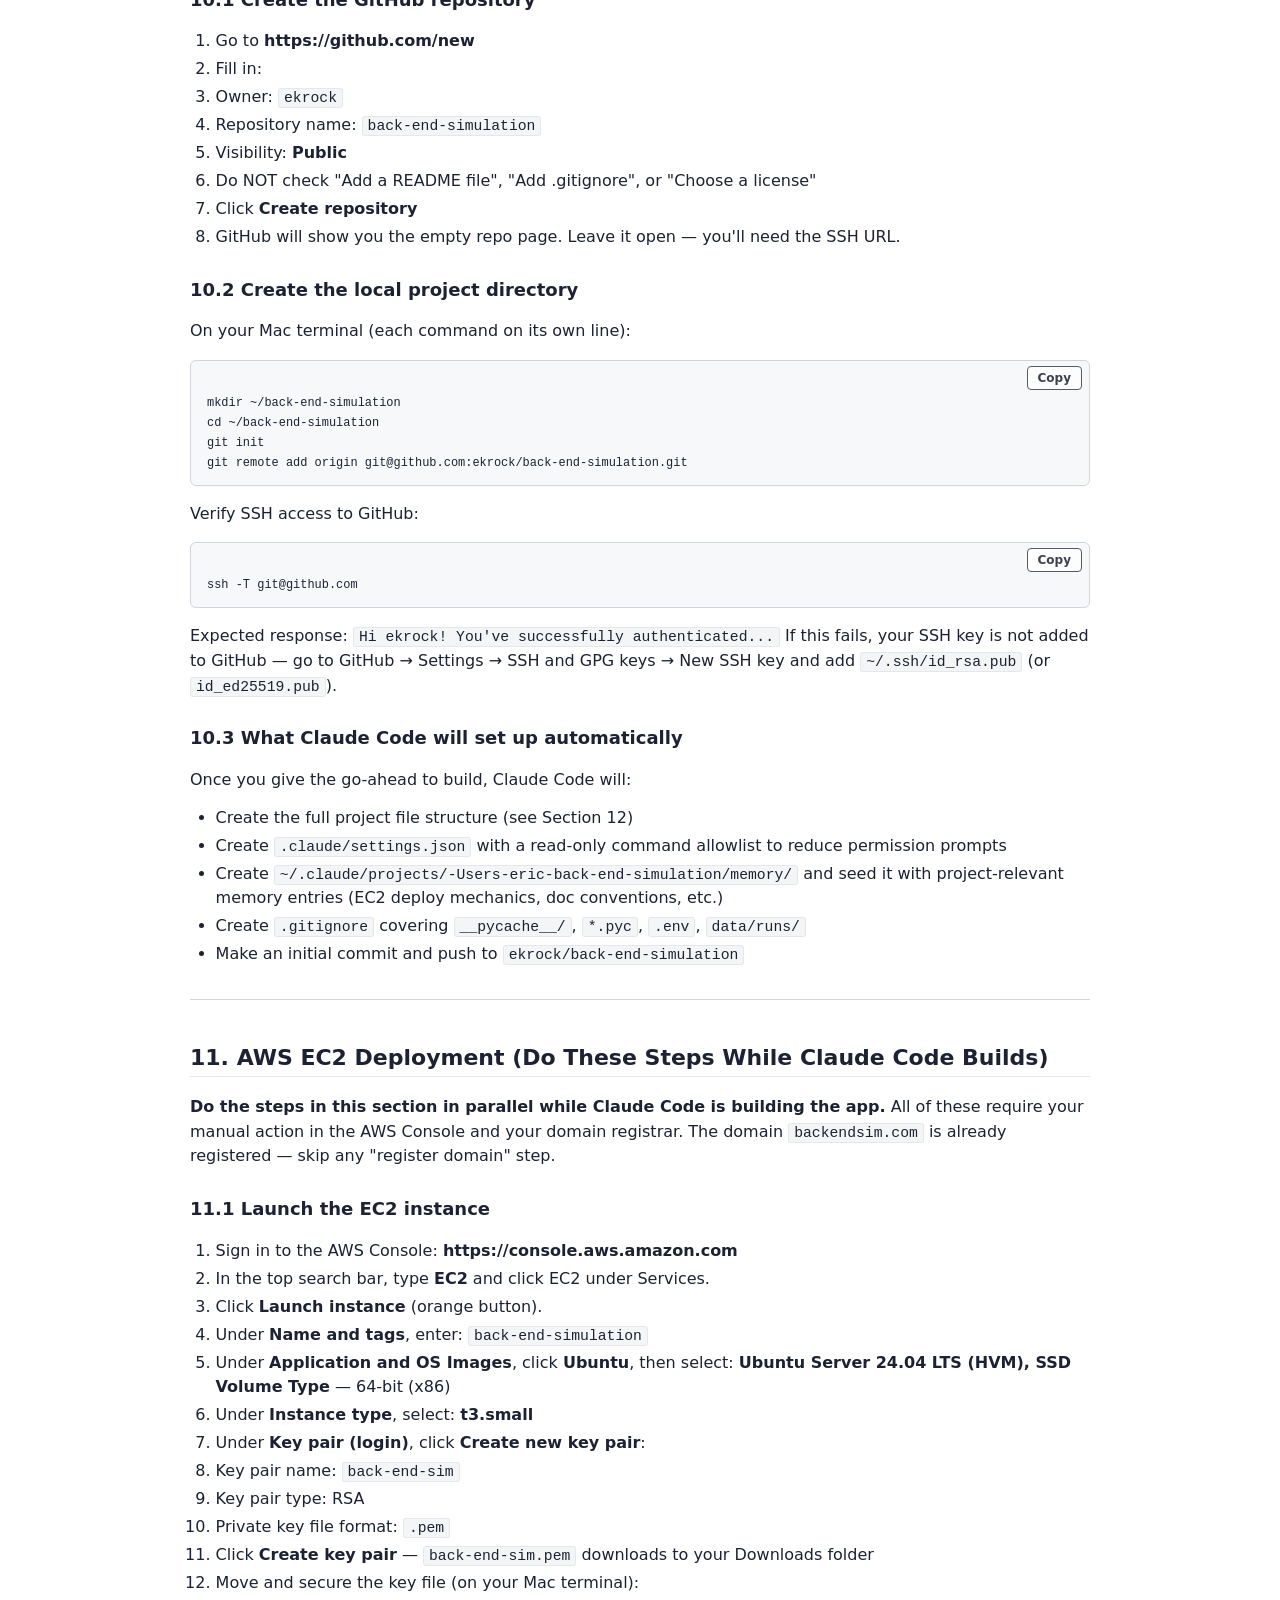
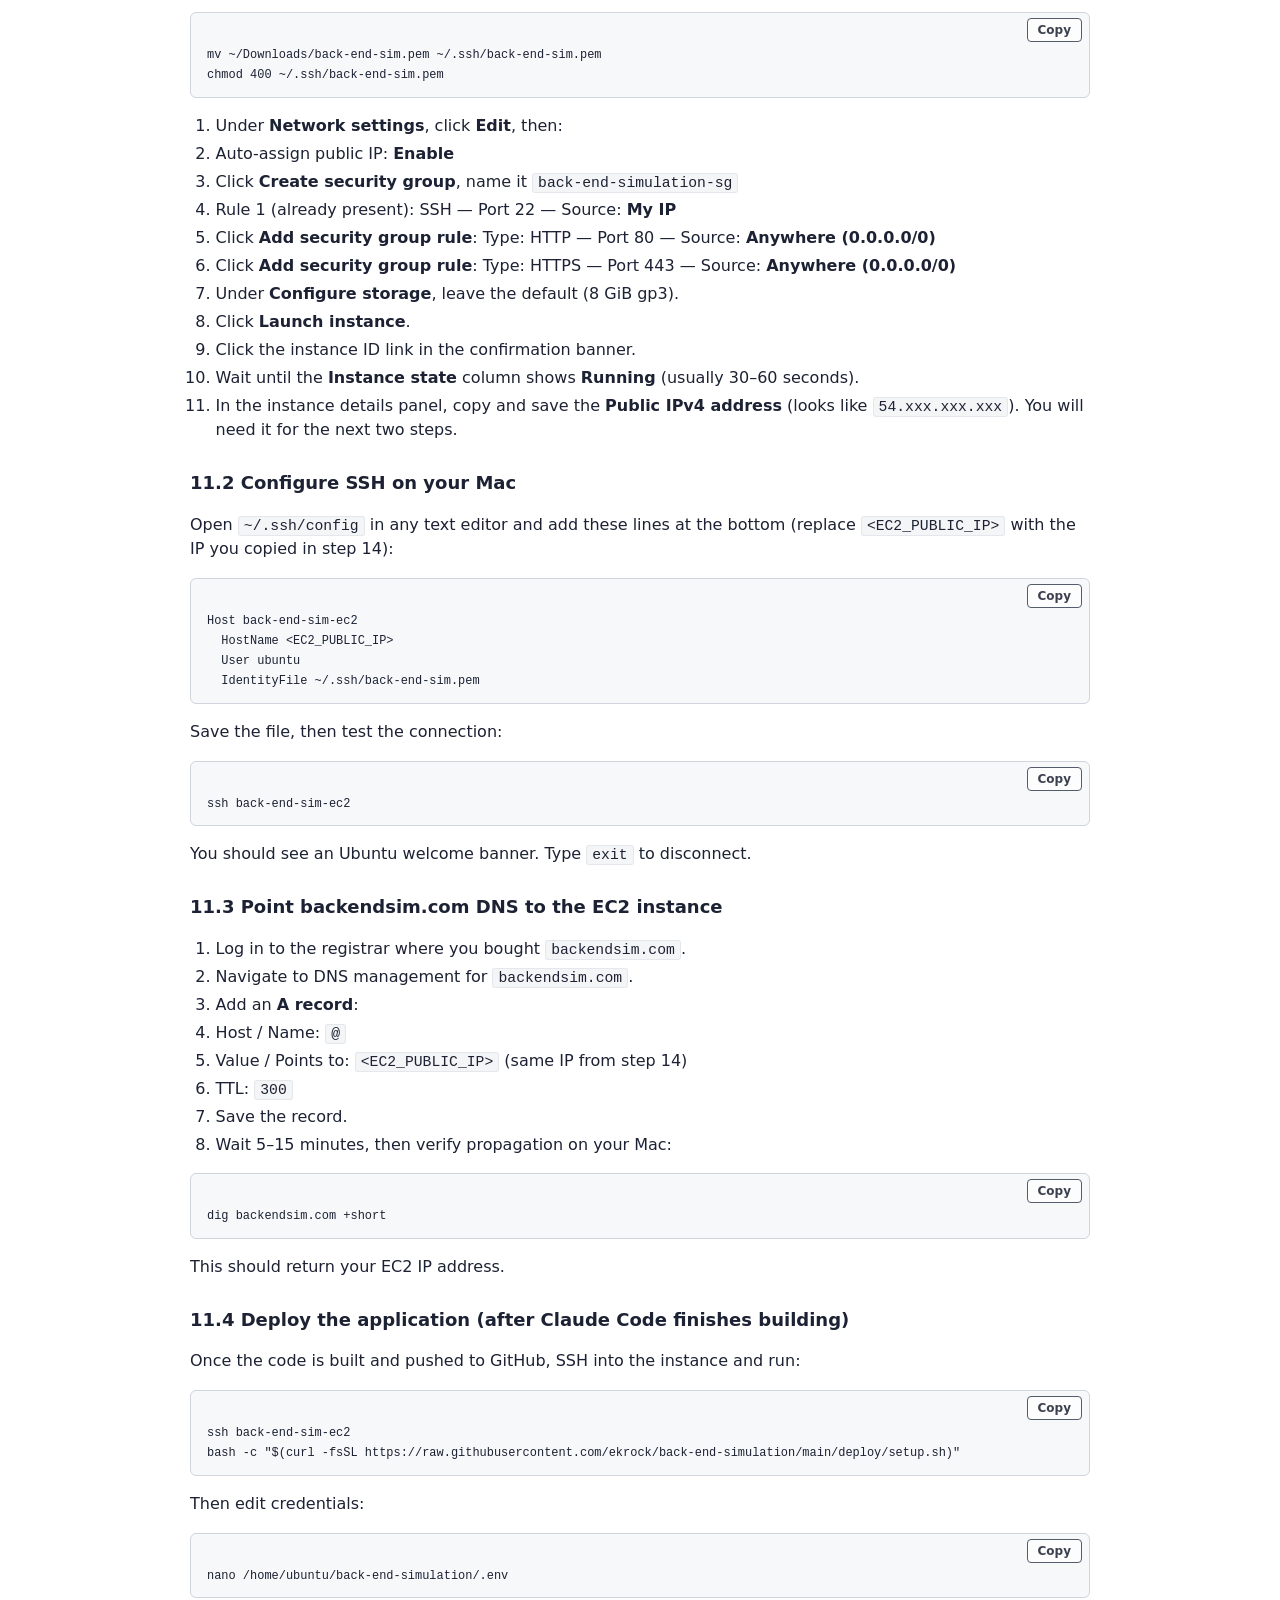
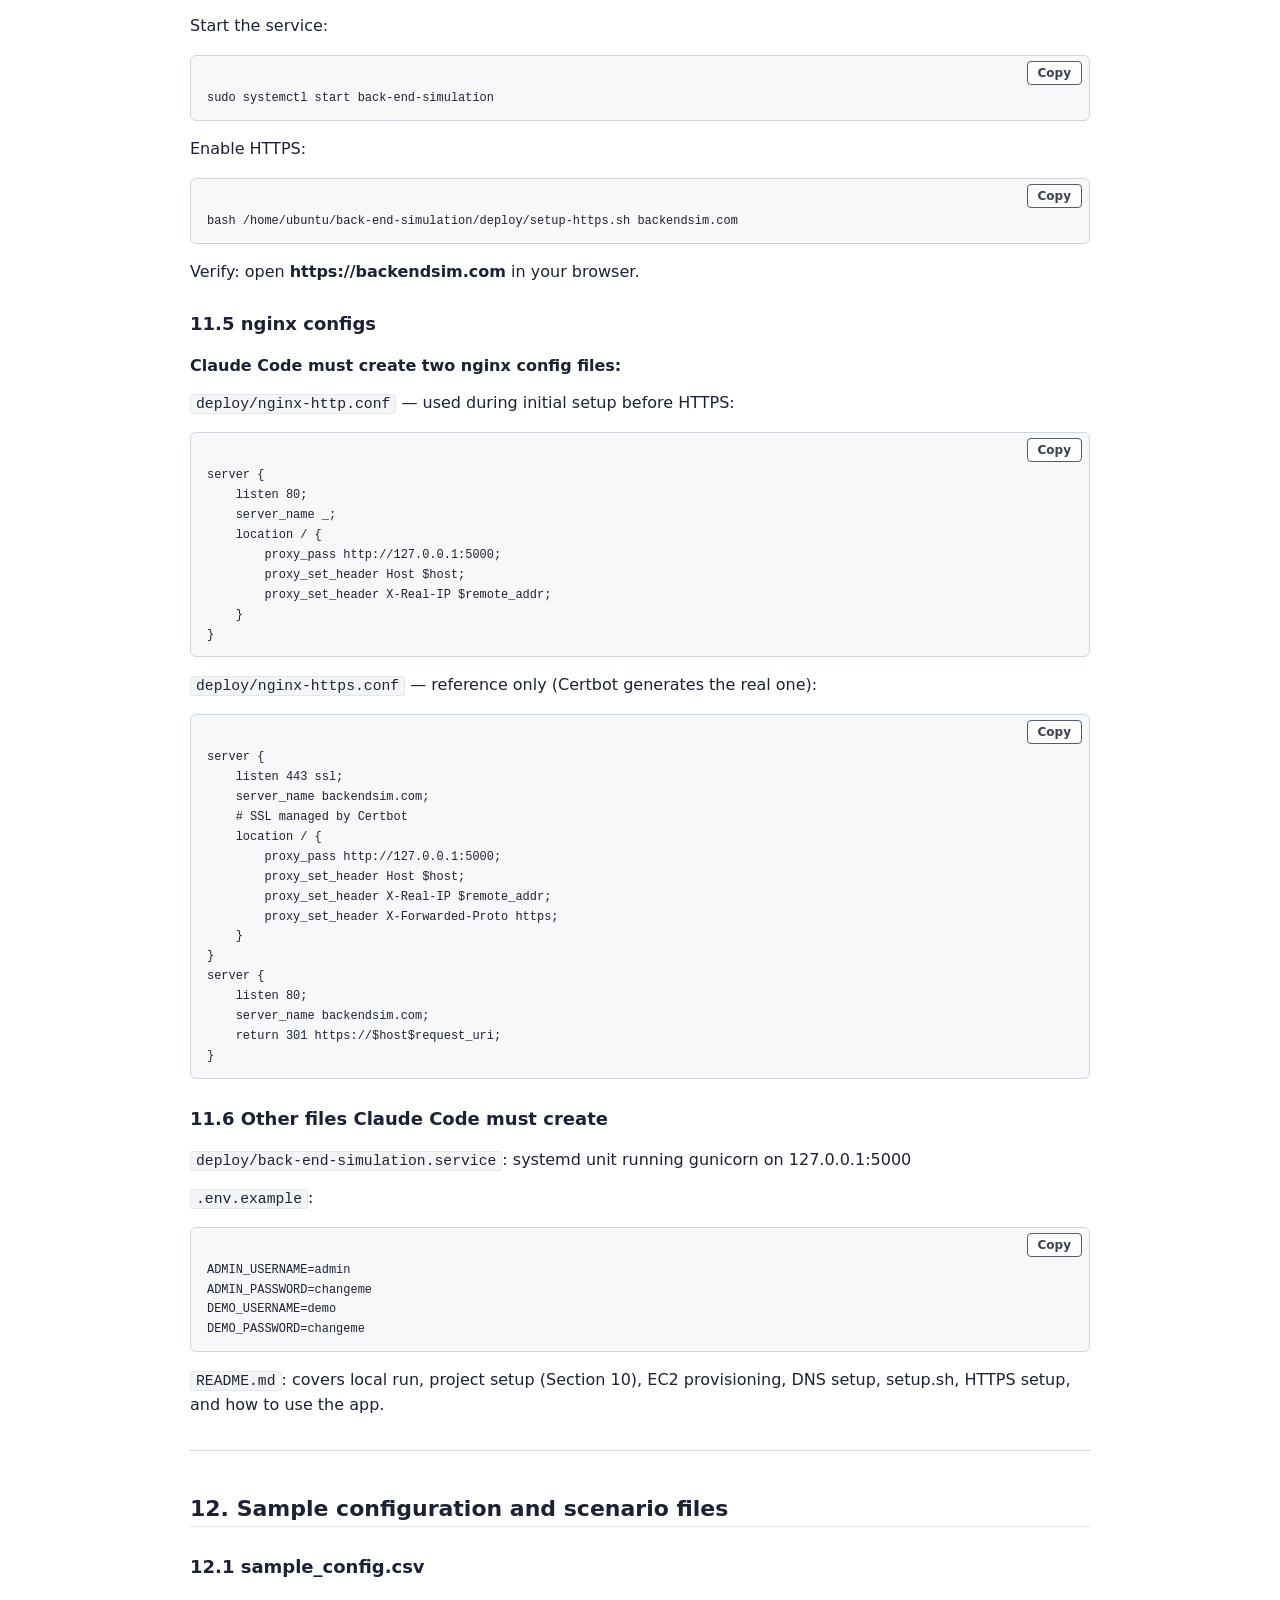
<file: docs/html/PRD.html>
<!doctype html>
<html lang="en"><head>
<meta charset="utf-8">
<meta name="viewport" content="width=device-width, initial-scale=1">
<title>PRD: Back-End Assembly Line Simulator (v1-Simple — Weekend Build) — Back-End Simulation docs</title>
<style>
body {
  max-width: 900px;
  margin: 0 auto;
  padding: 24px 28px 80px;
  font-family: -apple-system, BlinkMacSystemFont, "Segoe UI", system-ui, sans-serif;
  line-height: 1.55;
  color: #1c2233;
  background: #ffffff;
}
h1, h2, h3, h4 { line-height: 1.25; margin-top: 1.6em; color: #1c2233; }
h1 { font-size: 28px; border-bottom: 2px solid #d0d4dc; padding-bottom: 8px; }
h2 { font-size: 22px; border-bottom: 1px solid #e4e7ec; padding-bottom: 4px; margin-top: 2em; }
h3 { font-size: 18px; }
h4 { font-size: 15px; color: #4a5568; }
p { margin: 0.8em 0; }
a { color: #1d4ed8; text-decoration: none; }
a:hover { text-decoration: underline; }
code {
  font-family: ui-monospace, SFMono-Regular, Menlo, monospace;
  background: #f4f5f7; padding: 1px 5px; border-radius: 3px; font-size: 0.92em;
  color: #1c2233; border: 1px solid #e4e7ec;
}
pre {
  background: #f7f8fa; color: #1c2233; padding: 12px 16px; border-radius: 6px;
  overflow-x: auto; font-size: 13px; line-height: 1.5;
  border: 1px solid #d0d4dc;
}
pre code { background: transparent; padding: 0; color: inherit; border: none; }
.copy-wrap { position: relative; margin: 1em 0; }
.copy-btn {
  position: absolute; top: 6px; right: 8px;
  background: #ffffff; color: #1c2233;
  border: 1px solid #374151; border-radius: 4px;
  font-family: inherit; font-size: 12px; font-weight: 600;
  padding: 4px 10px; cursor: pointer; opacity: 0.85;
  transition: opacity 0.15s, background 0.15s, color 0.15s;
}
.copy-btn:hover { opacity: 1; background: #f0f4ff; }
.copy-btn.copied { background: #1d4ed8; color: #ffffff; border-color: #1d4ed8; }
.copy-btn.failed { background: #fee2e2; color: #7f1d1d; border-color: #7f1d1d; }
.copy-wrap pre { margin: 0; padding-right: 84px; }
@media print {
  .copy-btn { display: none; }
  .copy-wrap pre { padding-right: 16px; }
}
blockquote {
  margin: 1em 0; padding: 8px 16px; background: #eff6ff;
  border-left: 4px solid #1d4ed8; color: #1e3a5f;
}
table { border-collapse: collapse; margin: 1em 0; width: 100%; }
th, td { border: 1px solid #d0d4dc; padding: 6px 10px; text-align: left; }
th { background: #eef0f4; font-weight: 700; color: #1c2233; }
tr:nth-child(even) td { background: #f7f8fa; }
ul, ol { padding-left: 1.6em; margin: 0.6em 0; }
li { margin: 0.2em 0; }
hr { border: none; border-top: 1px solid #d0d4dc; margin: 2em 0; }
.doc-header {
  display: flex; justify-content: space-between; align-items: baseline;
  font-size: 12px; color: #6b7280; padding-bottom: 12px;
  border-bottom: 1px solid #e4e7ec; margin-bottom: 12px;
}
.doc-header a { color: #6b7280; }
.doc-header a:hover { color: #1d4ed8; }
@media print {
  body { padding: 12px 12px 60px; }
  .doc-header { display: none; }
  pre, code { background: #ffffff !important; border-color: #6b7280 !important; }
  th { background: #ffffff !important; border-color: #1c2233 !important; }
  tr:nth-child(even) td { background: #ffffff !important; }
  a { color: #1c2233; text-decoration: underline; }
}
</style>
</head>
<body>
<div class="doc-header">
  <span><a href="index.html">← Index</a></span>
  <span>Generated from <code>PRD.md</code></span>
</div>
<h1>PRD: Back-End Assembly Line Simulator (v1-Simple — Weekend Build)</h1>
<p><strong>Last Updated:</strong> 2026-06-20 10:30 PM PT <strong>Status:</strong> Implemented — live at https://backendsim.com <strong>GitHub repo:</strong> <code>ekrock/back-end-simulation</code> (public) <strong>Deadline:</strong> EOD Saturday <strong>Author:</strong> Eric Krock <strong>Purpose:</strong> Open-source portfolio and reference implementation demonstrating robot orchestration, tick-based discrete-event simulation, structured logging, and analytics for a back-end electronics assembly line.</p>
<hr>
<h2>Build Notes</h2>
<ul>
<li>Build and verify locally first. Do not touch EC2 until the app runs end-to-end on localhost.</li>
<li>Build in this order: (1) simulation engine, (2) Flask web layer, (3) EC2 deployment.</li>
<li>Use Python 3.11+. Use Flask for the web layer. No external simulation libraries needed.</li>
<li>Keep everything in one repo. Minimize dependencies.</li>
<li>After each stage, confirm it works before moving to the next.</li>
<li>If something is ambiguous, make a reasonable decision, implement it, leave a comment, and keep going. Do not stop to ask unless it is truly blocking.</li>
<li>The simulation runs to completion server-side, then displays results. No WebSockets, no live tick-by-tick streaming.</li>
<li>Phase 2 features are listed at the bottom. Do not implement them now.</li>
</ul>
<hr>
<h2>1. Overview</h2>
<p>A single-page web application that lets a user upload a CSV configuration file, run a tick-based assembly line simulation, and view the results: a structured log, robot and station utilization analytics, and a static visualization of the line's final state.</p>
<p><strong>The simulation demonstrates:</strong></p>
<ul>
<li>Tick-based discrete-event simulation of a robot-staffed back-end assembly line</li>
<li>Simple threshold-based rules governing fetch and deliver robot behavior</li>
<li>Robot assignment based on cost and Target Takt Time</li>
<li>Structured activity logging</li>
<li>Utilization analytics derived from log data</li>
</ul>
<p><strong>Stack:</strong></p>
<ul>
<li>Backend: Python 3.11, Flask</li>
<li>Simulation engine: pure Python, no external simulation libraries needed</li>
<li>Frontend: single HTML template with inline CSS and vanilla JS (no frameworks)</li>
<li>Storage: local filesystem (simulation runs stored as folders under <code>/data/runs/</code>)</li>
<li>Auth: HTTP Basic Auth via environment variables</li>
<li>Deployment: AWS EC2, Ubuntu 24.04, gunicorn behind nginx, HTTPS via Let's Encrypt</li>
<li>Domain: <strong>backendsim.com</strong></li>
</ul>
<hr>
<h2>2. Term definitions</h2>
<p><strong>Tick:</strong> The atomic unit of simulation time. Tick 0 is the first. Each tick, every station and robot is evaluated once in order.</p>
<p><strong>Job:</strong> A named task with a specified number of parts to build on a given line. A job is complete when all its parts have passed through all stations, reached the Output Buffer, and been delivered back to Central Store.</p>
<p><strong>Part:</strong> One unit of work. Each part flows left-to-right through all stations on the line, from Input Buffer through assembly stations to Output Buffer.</p>
<p><strong>Line:</strong> The assembly line. One line per simulation run in v1.</p>
<p><strong>Station:</strong> A named step on the line. Every line has a fixed Input Buffer (first) and Output Buffer (last), plus 1-N assembly stations in between.</p>
<p><strong>Action:</strong> The task performed at a station (e.g., "insert cable into slot A"). Each assembly station has exactly one required action.</p>
<p><strong>Robot:</strong> An agent that performs actions at stations. Each robot has a type, a name, a set of supported actions, ticks required per action, and a cost.</p>
<p><strong>Robot Type:</strong> A class of robots sharing capabilities and costs. Individual robots are named TypeName + integer starting at 1 (e.g., "Assembler1", "Assembler2").</p>
<p><strong>Idle state:</strong> Robot is available for assignment. <strong>Working state:</strong> Robot is assigned to a station or performing fetch/deliver and is unavailable until required ticks have elapsed.</p>
<p><strong>Target Ticks (per Job):</strong> The company's goal for how many ticks each part should take to build. Analogous to Target Takt Time on an SMT line. Used to filter robot candidates during assignment: a robot whose ticks_per_action exceeds this goal is deprioritized.</p>
<p><strong>Max Ticks (per Simulation):</strong> The hard ceiling on simulation runtime. If the job is not complete by this tick, the simulation stops with reason <code>max_ticks_reached</code>.</p>
<hr>
<h2>3. Simulation run configuration (CSV)</h2>
<p>The user downloads a CSV template, fills it in, and uploads it. The CSV uses a section-based format: a section header row in column A, followed by data rows.</p>
<p><strong>Claude Code: generate <code>static/sample_config.csv</code> pre-filled with a working example the user can upload immediately to see a simulation run.</strong></p>
<h3>CSV sections and fields</h3>
<pre><code>
[SIMULATION]
name,&lt;string&gt;
description,&lt;string&gt;
max_ticks,&lt;integer&gt;

[JOB]
name,&lt;string&gt;
parts_to_build,&lt;integer&gt;
target_ticks,&lt;integer&gt;

[LINE]
input_buffer_size,&lt;integer&gt;
output_buffer_size,&lt;integer&gt;
central_store_distance_meters,&lt;integer&gt;
fetch_trigger_threshold,&lt;integer&gt;
deliver_trigger_threshold,&lt;integer&gt;

[STATIONS]
station_name,action_name
&lt;string&gt;,&lt;string&gt;
...one row per assembly station, not including Input Buffer or Output Buffer...

[ROBOT_TYPES]
&lt;type_name&gt;,&lt;speed_meters_per_tick&gt;,&lt;cost_dollars&gt;
&lt;action_name&gt;,&lt;ticks_per_action&gt;[,&lt;action_name&gt;,&lt;ticks_per_action&gt;...]
...repeat the two-line block for each robot type...

[ROBOTS]
type_name,count
&lt;string&gt;,&lt;integer&gt;
...
</code></pre>
<h3>Field notes</h3>
<p><strong>name (Simulation):</strong> A short, concise identifier for this simulation run (e.g. "Cable Harness Sim Run 1").</p>
<p><strong>description (Simulation):</strong> A paragraph-length explanation of the run's purpose — what configuration is being tested, what question it answers, or what scenario it represents. Displayed alongside the name throughout the web app.</p>
<p><strong>max_ticks:</strong> Hard ceiling on simulation runtime. The simulation stops at this tick if the job is not yet complete.</p>
<p><strong>target_ticks (Job):</strong> The company's goal for part cycle time in ticks. Used during robot assignment (see Section 4). Does not stop the simulation.</p>
<p><strong>fetch_trigger_threshold:</strong> The engine requests a fetch-capable robot for this line whenever <code>input_buffer_count &lt;= fetch_trigger_threshold</code>. For example, if set to 1, fetch is requested whenever the input buffer has 1 or fewer parts remaining.</p>
<p><strong>deliver_trigger_threshold:</strong> The engine requests a deliver-capable robot for this line whenever <code>output_buffer_count &gt;= deliver_trigger_threshold</code>. For example, if set to output_buffer_size, deliver is requested only when the buffer is completely full.</p>
<p><strong>[ROBOT_TYPES] two-line format per robot type:</strong></p>
<ul>
<li>Line 1: <code>type_name,speed_meters_per_tick,cost_dollars</code> — <code>speed_meters_per_tick</code> is blank for robots that do not move (assemblers). — <code>cost_dollars</code> is an integer.</li>
<li>Line 2: sequential action/ticks pairs — <code>action_name,ticks_per_action</code> repeated for every action this type supports, all on one comma-separated line.</li>
</ul>
<p><strong>fetch parts / deliver parts:</strong> Reserved action names. Robots listing them must have a <code>speed_meters_per_tick</code> value on line 1. Duration is calculated as <code>ceil(central_store_distance_meters / speed_meters_per_tick)</code>. Any <code>ticks_per_action</code> value listed in the CSV for these two actions is ignored.</p>
<hr>
<h2>4. Robot assignment rule</h2>
<p>When a station needs a robot the engine selects using this priority order:</p>
<ol>
<li>Robot must be in Idle state.</li>
<li>Robot must support the required action.</li>
<li>Among eligible robots, select the cheapest (lowest <code>cost_dollars</code>) whose <code>ticks_per_action</code> for the station's action is strictly less than <code>target_ticks</code> for the Job. If no eligible robot meets the <code>target_ticks</code> constraint, fall back to the cheapest eligible robot regardless of <code>ticks_per_action</code> (log a <code>target_ticks_fallback</code> warning event at that tick).</li>
<li>Tiebreak: fewest ticks required for this action.</li>
<li>Second tiebreak: alphabetical by robot name.</li>
</ol>
<hr>
<h2>5. Simulation execution</h2>
<pre><code>
Initialize:
  All robots: state = Idle, remaining_ticks = 0, current_action = None
  All stations: state = Idle, part_present = False, locked = False
  Input Buffer: count = 0
  Output Buffer: count = 0
  parts_completed = 0
  tick = 0
  job_started = False
  next_part_id = 1
  entry_tick = {}  (dict mapping part_id -&gt; tick when it entered first assembly station)

Each tick:

  STEP 1 — Check termination
    If parts_completed &gt;= parts_to_build
       AND output_buffer_count == 0
       AND no deliver robot currently in Working state:
      log end_simulation(reason=job_complete), stop.
    If tick &gt;= max_ticks: log end_simulation(reason=max_ticks_reached), stop.

  STEP 2 — Decrement working robots
    For each robot in Working state:
      remaining_ticks -= 1
      If remaining_ticks == 0:
        If current_action == "fetch parts":
          Input Buffer count = input_buffer_size  (fill to max)
          Robot state = Idle
          Log finish_action
        Else if current_action == "deliver parts":
          Robot state = Idle
          Log finish_action
          (Output Buffer was already set to 0 in Step 3 when the robot was assigned.
           Do NOT reset it here — in a multi-job scenario, a subsequent job may have
           already deposited parts into the Output Buffer during the delivery trip.)
        Else:  (assembly action)
          Station where robot was working: state = Idle, locked = False
          (part remains at station, available to move next tick)
          Robot state = Idle
          Log finish_action (include part_id)

  STEP 3 — Deliver check
    If output_buffer_count &gt;= deliver_trigger_threshold
       OR (parts_completed &gt;= parts_to_build AND output_buffer_count &gt; 0):
      (The OR clause is an end-of-job override: when all parts are built but the final
       batch is smaller than deliver_trigger_threshold, dispatch immediately so the
       simulation can reach its job_complete termination condition.)
      If no deliver robot currently working for this line:
        Find available deliver-capable robot (assignment rule).
        If found:
          Log assign_robot
          Assign robot, state = Working, current_action = "deliver parts"
          remaining_ticks = ceil(central_store_distance / speed)
          Output Buffer count = 0  (robot has taken the parts)
          Log start_action

  STEP 4 — Fetch check
    If input_buffer_count &lt;= fetch_trigger_threshold:
      If no fetch robot currently working for this line:
        Find available fetch-capable robot (assignment rule).
        If found:
          Log assign_robot
          Assign robot, state = Working, current_action = "fetch parts"
          remaining_ticks = ceil(central_store_distance / speed)
          Log start_action

  STEP 5 — Move completed parts to Output Buffer
    Last assembly station: if state = Idle and part_present = True and locked = False
    and output_buffer_count &lt; output_buffer_size:
      output_buffer_count += 1
      cycle_time = tick - entry_tick[current_part_id]
      Log part_complete (include part_id, cycle_time_ticks = cycle_time)
      part_present = False
      parts_completed += 1
      If parts_completed == parts_to_build: log finish_job

  STEP 6 — Assign robots to assembly stations (reverse order, last to second)
    For each assembly station from last to second (station-to-station moves only;
    the first assembly station pulling from the Input Buffer is handled exclusively
    in Step 7):
      If state = Idle and no robot assigned:
        Check if the PREVIOUS assembly station has a completed part available
        (part_present = True, locked = False, state = Idle).
        If yes:
          Find available robot for this station's action (assignment rule).
          If found:
            Move part from previous station (part_present = False there,
              carry forward its part_id).
            Log assign_robot (include part_id)
            This station: part_present = True, locked = True, state = Working,
              current_part_id = carried part_id.
            Robot: state = Working, current_action = station action,
              remaining_ticks = robot's ticks for this action.
            Log start_action (include part_id)

  STEP 7 — Take part from Input Buffer into first assembly station
    First assembly station only: if state = Idle and no robot assigned
    and input_buffer_count &gt;= 1:
      Find available robot for first station's action (assignment rule).
      If found:
        input_buffer_count -= 1
        part_id = next_part_id; next_part_id += 1
        entry_tick[part_id] = tick
        Log assign_robot (include part_id)
        First station: part_present = True, locked = True, state = Working,
          current_part_id = part_id.
        Robot: state = Working, current_action = first station's action,
          remaining_ticks = robot's ticks for this action.
        If not job_started: log start_job, job_started = True
        Log start_action (include part_id)

  STEP 8 — Increment tick
    tick += 1
</code></pre>
<hr>
<h2>6. Logging</h2>
<p>All events written to <code>/data/runs/&lt;run_id&gt;/run_log.jsonl</code>. One JSON object per line.</p>
<p><strong>Part tracking:</strong> each part that enters the first assembly station is assigned an auto-incrementing <code>part_id</code> (integer, starting at 1 per job). All log events that involve a specific part include the <code>part_id</code> field. The engine records each part's <code>entry_tick</code> (the tick it entered the first assembly station) to enable per-part cycle time calculation.</p>
<pre><code>
{"event": "start_simulation", "tick": 0, "config": {}}
{"event": "start_job", "tick": 0, "line": 1, "job_name": "Cable Harness Assembly"}
{"event": "assign_robot", "tick": 0, "line": 1, "station": "Central Store",
  "robot": "FetchBot1", "action": "fetch parts", "cost_dollars": 50, "ticks_for_action": 5}
{"event": "start_action", "tick": 0, "line": 1, "station": "Central Store",
  "robot": "FetchBot1", "action": "fetch parts"}
{"event": "finish_action", "tick": 5, "line": 1, "station": "Central Store",
  "robot": "FetchBot1", "action": "fetch parts"}
{"event": "assign_robot", "tick": 6, "line": 1, "station": "Insert Cable Slot A",
  "robot": "Assembler1", "action": "insert_cable_slot_a", "cost_dollars": 30,
  "ticks_for_action": 5, "part_id": 1}
{"event": "start_action", "tick": 6, "line": 1, "station": "Insert Cable Slot A",
  "robot": "Assembler1", "action": "insert_cable_slot_a", "part_id": 1}
{"event": "finish_action", "tick": 11, "line": 1, "station": "Insert Cable Slot A",
  "robot": "Assembler1", "action": "insert_cable_slot_a", "part_id": 1}
{"event": "part_complete", "tick": 25, "line": 1, "part_id": 1,
  "cycle_time_ticks": 19}
{"event": "finish_job", "tick": 98, "line": 1, "job_name": "Cable Harness Assembly",
  "parts_completed": 10}
{"event": "end_simulation", "tick": 98, "reason": "job_complete"}
</code></pre>
<p><strong>Optional warning event (logged when no robot meets target_ticks):</strong></p>
<pre><code>
{"event": "target_ticks_fallback", "tick": 6, "line": 1,
  "station": "Insert Cable Slot A", "action": "insert_cable_slot_a",
  "target_ticks": 13, "selected_robot": "Assembler1", "ticks_for_action": 15}
</code></pre>
<p><strong>Notes:</strong></p>
<ul>
<li><code>assign_robot</code> is logged immediately before <code>start_action</code> whenever a robot is selected for any station or fetch/deliver task. It captures the assignment decision: which robot was chosen, its cost, and its ticks for the action.</li>
<li><code>part_complete</code> is logged when a part moves from the last assembly station into the Output Buffer. <code>cycle_time_ticks</code> = current tick minus the tick at which this part entered the first assembly station.</li>
<li>Fetch/deliver actions do not carry a <code>part_id</code> since they are not associated with a specific part.</li>
<li>The <code>Central Store</code> label is used in log events for fetch/deliver station references (replaces "Warehouse").</li>
</ul>
<hr>
<h2>7. Analytics</h2>
<p>Computed from the log after simulation ends. Displayed on the results page.</p>
<p><strong>Robot Utilization</strong> For each robot: <code>working_ticks / total_ticks * 100</code> <code>working_ticks</code> = number of ticks the robot spent in Working state.</p>
<p><strong>Average Robot Utilization</strong> Mean of Robot Utilization across all robots in the simulation. Summarizes overall robot fleet productivity in a single number.</p>
<p><strong>Station Utilization</strong> For each station: <code>working_ticks / total_ticks * 100</code> <code>working_ticks</code> = number of ticks a robot was actively working at that station.</p>
<p><strong>Average Station Utilization</strong> Mean of Station Utilization across all assembly stations (excluding Input Buffer and Output Buffer, which are storage, not processing stations). Summarizes overall line throughput efficiency in a single number.</p>
<p><strong>Job Summary</strong></p>
<ul>
<li><strong>Parts Completed:</strong> total parts that reached the Output Buffer.</li>
<li><strong>Average Part Cycle Time (ticks):</strong> Mean of <code>cycle_time_ticks</code> across all <code>part_complete</code> events. Measures only the time a part is actively in the production flow — from first touch at Station 1 to exit into the Output Buffer. Excludes any waiting time before a part enters the line.</li>
<li><strong>Average Full Cycle Time (ticks):</strong> <code>Average Part Cycle Time + avg fetch duration + avg deliver duration</code>, computed from actual log event timestamps. Represents the true end-to-end time per part including transport — the number a plant manager compares against a customer lead-time commitment.</li>
<li><strong>Average Non-Value-Added Time (ticks):</strong> <code>Average Full Cycle Time − Average Part Cycle Time</code>. The per-part transport and waiting time that consumed clock time without adding value. A key component of OEE Availability loss.</li>
<li><strong>Target Ticks:</strong> The job's configured goal, shown for reference alongside the measured averages.</li>
<li><strong>Total Ticks Elapsed:</strong> The tick at which the simulation ended.</li>
</ul>
<p>Display all as clean HTML tables.</p>
<hr>
<h2>8. Visualization (static, shown after simulation completes)</h2>
<pre><code>
[ CENTRAL STORE ]
       |
[ Input Buffer ] -- [ Station 1 ] -- [ Station 2 ] -- [ ... ] -- [ Output Buffer ]

Robots not at a station shown below the line in a row.
</code></pre>
<p><strong>Buffer colors:</strong></p>
<ul>
<li>Input Buffer: red if empty, yellow if 1-2 parts, green if &gt;= 3 parts</li>
<li>Output Buffer: red if full, yellow if 1-2 spaces remaining, green if &gt;= 3 spaces remaining</li>
</ul>
<p><strong>Robot boxes:</strong></p>
<ul>
<li>Each robot type has a distinct CSS border style (solid / dashed / dotted / double — one style per type, up to four types supported)</li>
<li>Green if robot was in Working state at end of simulation; red if Idle</li>
<li>Labeled with robot name</li>
</ul>
<p><strong>Station boxes:</strong></p>
<ul>
<li>Green if a robot was working there at simulation end; red otherwise</li>
<li>Show robot name inside box if one was assigned at end</li>
</ul>
<p><strong>Parts:</strong></p>
<ul>
<li>Each station shows a small cable symbol (Unicode: ⊟ or similar) if a part is present at that station at end of simulation</li>
</ul>
<hr>
<h2>9. Web application</h2>
<h3>9.1 Authentication</h3>
<p>HTTP Basic Auth on all routes. Read credentials from environment variables:</p>
<pre><code>
ADMIN_USERNAME
ADMIN_PASSWORD
DEMO_USERNAME
DEMO_PASSWORD
</code></pre>
<p>Store in <code>.env</code> locally. Load with python-dotenv. The admin role is identified when the authenticated username matches <code>ADMIN_USERNAME</code>.</p>
<p><strong>In v1, admin and demo users have identical capabilities except one: only the admin user sees the 🗑 delete icon next to past runs.</strong> All other features (upload, run, view results, download CSV, download event log) are available to both roles. This separation exists to support future permission differentiation without a code change.</p>
<h3>9.2 Routes</h3>
<pre><code>
GET  /                         Home page: past runs list + upload form
GET  /download/template/csv    Download sample_config.csv
POST /run/new                  Upload CSV, validate, run simulation, redirect to results
GET  /run/&lt;run_id&gt;             Results: visualization + analytics + log
GET  /run/&lt;run_id&gt;/log         Download run_log.jsonl for this run
DELETE /run/&lt;run_id&gt;           Admin only: delete run folder, called via JS fetch
</code></pre>
<h3>9.3 Home page</h3>
<ul>
<li>Title: "Back-End Assembly Line Simulator"</li>
<li>Section: "New Simulation Run" with a single file input for CSV upload and a "Run Simulation" button</li>
<li>Link: "Download CSV Template"</li>
<li>Table of past runs: Run Name + Description | Start Time | Parts Completed | Total Ticks | Status Sorted by start time descending. Each row shows the run name in bold on the first line and the description in smaller text on the second line (truncated to ~120 characters with ellipsis if longer; full text is shown on the results page).</li>
<li>Admin users only: each run row includes a 🗑 icon on the right. Clicking it calls DELETE /run/&lt;run_id&gt; via fetch and removes that row from the DOM on success. The icon is not rendered at all for demo users.</li>
</ul>
<h3>9.4 Results page</h3>
<p>Sections in order:</p>
<ol>
<li>Run name, full description, timestamp, status badge</li>
<li>Configuration: Distance from Central Store, Robot Type Specifications table (type, cost/unit, speed, operations), Robot Fleet table (type, count)</li>
<li>Job summary (parts completed, avg part cycle time, avg full cycle time, avg non-value-added time, target ticks, total ticks)</li>
<li>Visualization grid</li>
<li>Robot utilization table</li>
<li>Station utilization table</li>
<li>Event log (scrollable table: Tick | Event | Station | Robot | Action | Part ID)</li>
<li>Link: Download Event Log (downloads run_log.jsonl)</li>
<li>Link: Download CSV used for this run</li>
<li>Link: Back to home</li>
</ol>
<h3>9.5 Run storage</h3>
<pre><code>
/data/runs/&lt;run_id&gt;/     (run_id = YYYYMMDD_HHMMSS_&lt;6-char random&gt;)
  config.csv
  run_log.jsonl
  results.json           (pre-computed analytics)
  meta.json              (run name, description, start time, status, parts_completed, total_ticks)
</code></pre>
<hr>
<h2>10. Project Setup (Do This Before Claude Code Starts Building)</h2>
<p>These are the one-time steps to create the GitHub repository and local project directory. Claude Code will handle creating all project files once these are in place.</p>
<h3>10.1 Create the GitHub repository</h3>
<ol>
<li>Go to <strong>https://github.com/new</strong></li>
<li>Fill in:</li>
<li>Owner: <code>ekrock</code></li>
<li>Repository name: <code>back-end-simulation</code></li>
<li>Visibility: <strong>Public</strong></li>
<li>Do NOT check "Add a README file", "Add .gitignore", or "Choose a license"</li>
<li>Click <strong>Create repository</strong></li>
<li>GitHub will show you the empty repo page. Leave it open — you'll need the SSH URL.</li>
</ol>
<h3>10.2 Create the local project directory</h3>
<p>On your Mac terminal (each command on its own line):</p>
<pre><code>
mkdir ~/back-end-simulation
cd ~/back-end-simulation
git init
git remote add origin git@github.com:ekrock/back-end-simulation.git
</code></pre>
<p>Verify SSH access to GitHub:</p>
<pre><code>
ssh -T git@github.com
</code></pre>
<p>Expected response: <code>Hi ekrock! You've successfully authenticated...</code> If this fails, your SSH key is not added to GitHub — go to GitHub → Settings → SSH and GPG keys → New SSH key and add <code>~/.ssh/id_rsa.pub</code> (or <code>id_ed25519.pub</code>).</p>
<h3>10.3 What Claude Code will set up automatically</h3>
<p>Once you give the go-ahead to build, Claude Code will:</p>
<ul>
<li>Create the full project file structure (see Section 12)</li>
<li>Create <code>.claude/settings.json</code> with a read-only command allowlist to reduce permission prompts</li>
<li>Create <code>~/.claude/projects/-Users-eric-back-end-simulation/memory/</code> and seed it with project-relevant memory entries (EC2 deploy mechanics, doc conventions, etc.)</li>
<li>Create <code>.gitignore</code> covering <code>__pycache__/</code>, <code>*.pyc</code>, <code>.env</code>, <code>data/runs/</code></li>
<li>Make an initial commit and push to <code>ekrock/back-end-simulation</code></li>
</ul>
<hr>
<h2>11. AWS EC2 Deployment (Do These Steps While Claude Code Builds)</h2>
<p><strong>Do the steps in this section in parallel while Claude Code is building the app.</strong> All of these require your manual action in the AWS Console and your domain registrar. The domain <code>backendsim.com</code> is already registered — skip any "register domain" step.</p>
<h3>11.1 Launch the EC2 instance</h3>
<ol>
<li>Sign in to the AWS Console: <strong>https://console.aws.amazon.com</strong></li>
<li>In the top search bar, type <strong>EC2</strong> and click EC2 under Services.</li>
<li>Click <strong>Launch instance</strong> (orange button).</li>
<li>Under <strong>Name and tags</strong>, enter: <code>back-end-simulation</code></li>
<li>Under <strong>Application and OS Images</strong>, click <strong>Ubuntu</strong>, then select: <strong>Ubuntu Server 24.04 LTS (HVM), SSD Volume Type</strong> — 64-bit (x86)</li>
<li>Under <strong>Instance type</strong>, select: <strong>t3.small</strong></li>
<li>Under <strong>Key pair (login)</strong>, click <strong>Create new key pair</strong>:</li>
<li>Key pair name: <code>back-end-sim</code></li>
<li>Key pair type: RSA</li>
<li>Private key file format: <code>.pem</code></li>
<li>Click <strong>Create key pair</strong> — <code>back-end-sim.pem</code> downloads to your Downloads folder</li>
<li>Move and secure the key file (on your Mac terminal):</li>
</ol>
<pre><code>
mv ~/Downloads/back-end-sim.pem ~/.ssh/back-end-sim.pem
chmod 400 ~/.ssh/back-end-sim.pem
</code></pre>
<ol>
<li>Under <strong>Network settings</strong>, click <strong>Edit</strong>, then:</li>
<li>Auto-assign public IP: <strong>Enable</strong></li>
<li>Click <strong>Create security group</strong>, name it <code>back-end-simulation-sg</code></li>
<li>Rule 1 (already present): SSH — Port 22 — Source: <strong>My IP</strong></li>
<li>Click <strong>Add security group rule</strong>: Type: HTTP — Port 80 — Source: <strong>Anywhere (0.0.0.0/0)</strong></li>
<li>Click <strong>Add security group rule</strong>: Type: HTTPS — Port 443 — Source: <strong>Anywhere (0.0.0.0/0)</strong></li>
<li>Under <strong>Configure storage</strong>, leave the default (8 GiB gp3).</li>
<li>Click <strong>Launch instance</strong>.</li>
<li>Click the instance ID link in the confirmation banner.</li>
<li>Wait until the <strong>Instance state</strong> column shows <strong>Running</strong> (usually 30–60 seconds).</li>
<li>In the instance details panel, copy and save the <strong>Public IPv4 address</strong> (looks like <code>54.xxx.xxx.xxx</code>). You will need it for the next two steps.</li>
</ol>
<h3>11.2 Configure SSH on your Mac</h3>
<p>Open <code>~/.ssh/config</code> in any text editor and add these lines at the bottom (replace <code>&lt;EC2_PUBLIC_IP&gt;</code> with the IP you copied in step 14):</p>
<pre><code>
Host back-end-sim-ec2
  HostName &lt;EC2_PUBLIC_IP&gt;
  User ubuntu
  IdentityFile ~/.ssh/back-end-sim.pem
</code></pre>
<p>Save the file, then test the connection:</p>
<pre><code>
ssh back-end-sim-ec2
</code></pre>
<p>You should see an Ubuntu welcome banner. Type <code>exit</code> to disconnect.</p>
<h3>11.3 Point backendsim.com DNS to the EC2 instance</h3>
<ol>
<li>Log in to the registrar where you bought <code>backendsim.com</code>.</li>
<li>Navigate to DNS management for <code>backendsim.com</code>.</li>
<li>Add an <strong>A record</strong>:</li>
<li>Host / Name: <code>@</code></li>
<li>Value / Points to: <code>&lt;EC2_PUBLIC_IP&gt;</code> (same IP from step 14)</li>
<li>TTL: <code>300</code></li>
<li>Save the record.</li>
<li>Wait 5–15 minutes, then verify propagation on your Mac:</li>
</ol>
<pre><code>
dig backendsim.com +short
</code></pre>
<p>This should return your EC2 IP address.</p>
<h3>11.4 Deploy the application (after Claude Code finishes building)</h3>
<p>Once the code is built and pushed to GitHub, SSH into the instance and run:</p>
<pre><code>
ssh back-end-sim-ec2
bash -c "$(curl -fsSL https://raw.githubusercontent.com/ekrock/back-end-simulation/main/deploy/setup.sh)"
</code></pre>
<p>Then edit credentials:</p>
<pre><code>
nano /home/ubuntu/back-end-simulation/.env
</code></pre>
<p>Start the service:</p>
<pre><code>
sudo systemctl start back-end-simulation
</code></pre>
<p>Enable HTTPS:</p>
<pre><code>
bash /home/ubuntu/back-end-simulation/deploy/setup-https.sh backendsim.com
</code></pre>
<p>Verify: open <strong>https://backendsim.com</strong> in your browser.</p>
<h3>11.5 nginx configs</h3>
<p><strong>Claude Code must create two nginx config files:</strong></p>
<p><code>deploy/nginx-http.conf</code> — used during initial setup before HTTPS:</p>
<pre><code>
server {
    listen 80;
    server_name _;
    location / {
        proxy_pass http://127.0.0.1:5000;
        proxy_set_header Host $host;
        proxy_set_header X-Real-IP $remote_addr;
    }
}
</code></pre>
<p><code>deploy/nginx-https.conf</code> — reference only (Certbot generates the real one):</p>
<pre><code>
server {
    listen 443 ssl;
    server_name backendsim.com;
    # SSL managed by Certbot
    location / {
        proxy_pass http://127.0.0.1:5000;
        proxy_set_header Host $host;
        proxy_set_header X-Real-IP $remote_addr;
        proxy_set_header X-Forwarded-Proto https;
    }
}
server {
    listen 80;
    server_name backendsim.com;
    return 301 https://$host$request_uri;
}
</code></pre>
<h3>11.6 Other files Claude Code must create</h3>
<p><code>deploy/back-end-simulation.service</code>: systemd unit running gunicorn on 127.0.0.1:5000</p>
<p><code>.env.example</code>:</p>
<pre><code>
ADMIN_USERNAME=admin
ADMIN_PASSWORD=changeme
DEMO_USERNAME=demo
DEMO_PASSWORD=changeme
</code></pre>
<p><code>README.md</code>: covers local run, project setup (Section 10), EC2 provisioning, DNS setup, setup.sh, HTTPS setup, and how to use the app.</p>
<hr>
<h2>12. Sample configuration and scenario files</h2>
<h3>12.1 sample_config.csv</h3>
<p><code>static/sample_config.csv</code> — a three-station PCB assembly line with a single-AMR bottleneck, pre-filled and ready to upload:</p>
<pre><code>
[SIMULATION]
name,PCB Assembly — Single AMR Baseline
description,Three-station PCB assembly line with two Stationary Assemblers and one
Dexterous Robotic Arm. A single AMR shuttles parts to and from Central Store 60 m
away (60 ticks at 1 m/s; each tick = 1 second). With buffer size 10 and the line
consuming one part every ~10 ticks, the AMR cannot fetch and deliver simultaneously
— the line stalls periodically. Vary the AMR count to 2 and compare throughput.
max_ticks,3000

[JOB]
name,PCB Assembly
parts_to_build,50
target_ticks,12

[LINE]
input_buffer_size,10
output_buffer_size,10
central_store_distance_meters,60
fetch_trigger_threshold,0
deliver_trigger_threshold,10

[STATIONS]
station_name,action_name
Component Placement,component_placement
Solder Reflow,solder_reflow
Quality Inspection,quality_inspection

[ROBOT_TYPES]
AMR,1.0,40000
fetch parts,60,deliver parts,60
Stationary Assembler,,25000
component_placement,10,solder_reflow,10,quality_inspection,15
Dexterous Robotic Arm,,80000
component_placement,7,solder_reflow,7,quality_inspection,9

[ROBOTS]
type_name,count
AMR,1
Stationary Assembler,2
Dexterous Robotic Arm,1
</code></pre>
<p><strong>Sample config notes:</strong></p>
<ul>
<li>Each tick = 1 second. The AMR travels at 1.0 m/s; fetch or deliver = 60 ticks.</li>
<li><code>target_ticks = 12</code> is the Dexterous Arm's best-station time (9 ticks for Quality Inspection). The Stationary Assembler exceeds target at Quality Inspection (15 ticks), so the assignment rule routes the Arm there automatically.</li>
<li>AMR <code>ticks_per_action</code> values in the CSV are ignored; actual duration = ceil(60 m / 1.0 m/s) = 60 ticks each way.</li>
<li>With a single AMR the output buffer fills before the AMR returns from delivery, causing periodic line stalls. Adding a second AMR resolves the fetch/deliver conflict.</li>
</ul>
<h3>12.2 Scenario files (Final Assembly, Test &amp; Pack)</h3>
<p>Five additional CSV files in <code>static/</code> walk through a progressive case study on a Final Assembly / Functional Test / Pack &amp; Label line. Each tick = 1 second. Central Store distance = 100 m (100-tick round trip at 1.0 m/s). Target = 18 ticks.</p>
<p>Robot operation times:</p>
<ul>
<li>Stationary Assembler ($25,000): Final Assembly 12 ticks ✓, Functional Test 25 ticks ✗, Pack &amp; Label 8 ticks ✓</li>
<li>Dexterous Robotic Arm ($80,000): Final Assembly 8 ticks ✓, Functional Test 14 ticks ✓, Pack &amp; Label 6 ticks ✓</li>
</ul>
<p>Assignment rule routes the Arm to Functional Test (only robot under 18 ticks there); Assembler(s) handle Final Assembly and Pack &amp; Label.</p>
<table><thead><tr><th>File</th><th>Case</th><th>Robots</th><th>Total Ticks</th></tr></thead><tbody><tr><td>config_01_hello_world.csv</td><td>Hello World — 1 part</td><td>1 AMR, 1 Assembler</td><td>302</td></tr><tr><td>config_02_single_assembler.csv</td><td>20 parts, same config</td><td>1 AMR, 1 Assembler</td><td>1325</td></tr><tr><td>config_03_add_dexterous_arm.csv</td><td>Add Dexterous Arm</td><td>1 AMR, 1 Assembler, 1 Arm</td><td>970</td></tr><tr><td>config_04_two_assemblers_one_amr.csv</td><td>Full pipeline, 1 AMR</td><td>1 AMR, 2 Assemblers, 1 Arm</td><td>911</td></tr><tr><td>config_05_two_assemblers_two_amrs.csv</td><td>Full pipeline, 2 AMRs</td><td>2 AMRs, 2 Assemblers, 1 Arm</td><td>757</td></tr></tbody></table>
<p>Case 4 → Case 5: adding a second AMR saves 154 ticks (17% faster) by allowing simultaneous fetch and deliver trips.</p>
<hr>
<h2>13. File structure</h2>
<pre><code>
back-end-simulation/
  app.py                   # Flask app, routes, auth
  simulation/
    __init__.py
    engine.py              # Tick-based simulation engine (pure Python)
    robot.py               # Robot and RobotType classes
    station.py             # Station class
    line.py                # Line class (buffers, stations, job tracking)
    csv_parser.py          # CSV config parser -&gt; SimConfig dataclass
    analytics.py           # Post-run analytics from log
    logger.py              # Structured JSONL event logger
  templates/
    base.html              # Base template (auth header, nav)
    index.html             # Home page
    results.html           # Results page
  static/
    style.css
    sample_config.csv
    config_01_hello_world.csv
    config_02_single_assembler.csv
    config_03_add_dexterous_arm.csv
    config_04_two_assemblers_one_amr.csv
    config_05_two_assemblers_two_amrs.csv
  data/
    runs/                  # Created at runtime; add to .gitignore
  deploy/
    setup.sh               # Initial EC2 setup (app + nginx HTTP)
    setup-https.sh         # Let's Encrypt / Certbot HTTPS setup
    back-end-simulation.service   # systemd unit for gunicorn
    nginx-http.conf        # nginx config (HTTP only, used before HTTPS)
    nginx-https.conf       # nginx reference config (target state after Certbot)
  .env.example
  requirements.txt         # flask gunicorn python-dotenv
  README.md
</code></pre>
<hr>
<h2>14. Phase 2 features (not in v1)</h2>
<ul>
<li>Behavior Trees (Groot2 XML upload, py_trees execution) — the fetch/deliver threshold rule in v1 demonstrates the same concept more simply; BTs are the natural next step</li>
<li>Multi-line support</li>
<li>Cost vs. cycle time scatter chart aggregated across past runs</li>
<li>Robot sharing across lines</li>
<li>Live tick-by-tick visualization via WebSockets</li>
<li>Clone past run (copy CSV as starting point for new run)</li>
<li>AWS Secrets Manager (replace env var auth)</li>
<li>Per-station target cycle time constraint on robot selection</li>
</ul>
<hr>
<h2>15. Definition of done for Saturday</h2>
<ul>
<li>[x] <code>sample_config.csv</code> uploads and simulation runs to completion without errors</li>
<li>[x] Results page shows Configuration section, visualization, analytics tables, and log table</li>
<li>[x] Robot utilization and station utilization values are non-zero and plausible</li>
<li>[x] Average Part Cycle Time, Average Full Cycle Time, and Average Non-Value-Added Time are displayed and numerically consistent</li>
<li>[x] Past runs list on home page shows completed run</li>
<li>[x] Demo credentials allow access; admin credentials show delete icon</li>
<li>[x] App is running on EC2 with HTTPS (no browser security warnings)</li>
<li>[x] Visiting <code>http://backendsim.com</code> redirects to <code>https://backendsim.com</code></li>
<li>[x] README explains how to deploy and use the app</li>
<li>[x] All five scenario CSV files load and produce expected results</li>
<li>[x] https://backendsim.com is live and publicly accessible</li>
</ul>
<script>
(function () {
  document.querySelectorAll('pre').forEach(function (pre) {
    if (pre.parentElement && pre.parentElement.classList.contains('copy-wrap')) return;
    var wrap = document.createElement('div');
    wrap.className = 'copy-wrap';
    pre.parentNode.insertBefore(wrap, pre);
    wrap.appendChild(pre);
    var btn = document.createElement('button');
    btn.type = 'button';
    btn.className = 'copy-btn';
    btn.textContent = 'Copy';
    btn.setAttribute('aria-label', 'Copy code to clipboard');
    btn.addEventListener('click', function () {
      var text = pre.innerText.replace(/^\s+|\s+$/g, '');
      var done = function () {
        btn.textContent = 'Copied';
        btn.classList.add('copied');
        setTimeout(function () {
          btn.textContent = 'Copy';
          btn.classList.remove('copied');
        }, 1500);
      };
      var fail = function () {
        btn.textContent = 'Select manually';
        btn.classList.add('failed');
        setTimeout(function () {
          btn.textContent = 'Copy';
          btn.classList.remove('failed');
        }, 2500);
      };
      if (navigator.clipboard && navigator.clipboard.writeText) {
        navigator.clipboard.writeText(text).then(done, fail);
      } else {
        try {
          var ta = document.createElement('textarea');
          ta.value = text;
          ta.setAttribute('readonly', '');
          ta.style.position = 'absolute';
          ta.style.left = '-9999px';
          document.body.appendChild(ta);
          ta.select();
          var ok = document.execCommand('copy');
          document.body.removeChild(ta);
          ok ? done() : fail();
        } catch (e) { fail(); }
      }
    });
    wrap.appendChild(btn);
  });
})();
</script>
</body></html>
</file>
